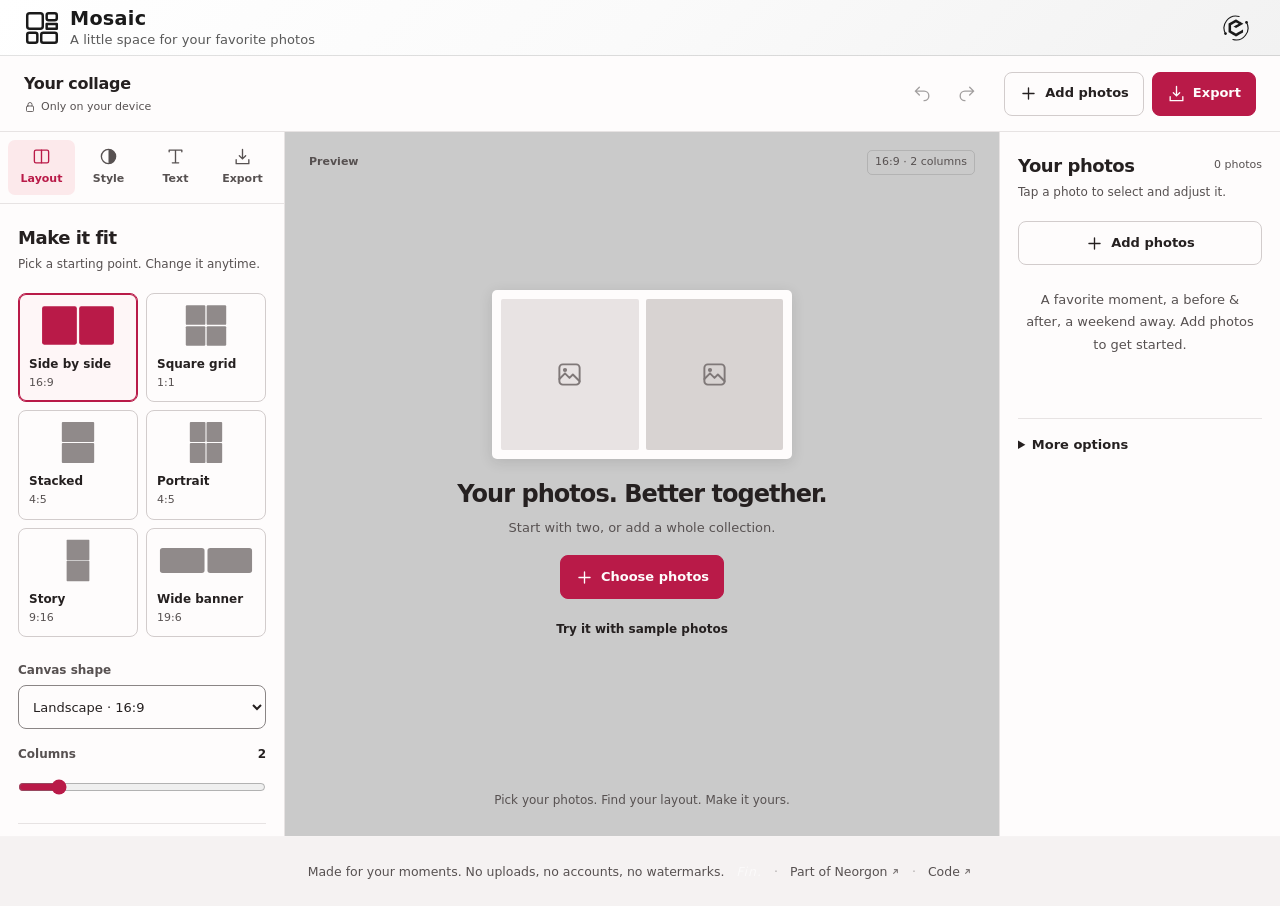
<file: index.html>
<!DOCTYPE html>
<html lang="en">
<head>
  <meta charset="UTF-8">
  <meta name="viewport" content="width=device-width, initial-scale=1.0, viewport-fit=cover">
  <link rel="icon" type="image/svg+xml" href="/favicon.svg">
  <link rel="icon" type="image/x-icon" href="/favicon.ico" sizes="16x16 32x32 48x48">
  <link rel="apple-touch-icon" sizes="180x180" href="/apple-touch-icon.png">
  <meta name="apple-mobile-web-app-title" content="Mosaic">
  <link rel="manifest" href="/site.webmanifest">
  <meta name="neo-mark" content="on">
  <title>Mosaic | Photo Collage Maker and Photo Editor</title>
  <meta name="description" content="Build photo collages and edit the photos inside them: erase backgrounds by hand, go black and white, change the layout without losing a thing">
  <meta property="og:title" content="Mosaic: Photo Collage Maker and Photo Editor">
  <meta property="og:description" content="Erase backgrounds by hand, go black and white, change the layout. Nothing leaves your browser">
  <meta property="og:type" content="website">
  <meta property="og:url" content="https://mosaic.neorgon.com/">
  <meta property="og:site_name" content="Neorgon">
  <meta name="twitter:card" content="summary_large_image">
  <meta name="twitter:title" content="Mosaic: Photo Collage Maker and Photo Editor">
  <meta name="twitter:description" content="Erase backgrounds by hand, go black and white, change the layout. Nothing leaves your browser">
  <meta name="robots" content="index, follow">
  <link rel="canonical" href="https://mosaic.neorgon.com/">
  <meta property="og:locale" content="en_US">
  <meta name="theme-color" content="#f5f4f4">
  <meta property="og:image" content="https://mosaic.neorgon.com/og-preview.jpg">
  <meta property="og:image:width" content="1200">
  <meta property="og:image:height" content="630">
  <meta name="twitter:image" content="https://mosaic.neorgon.com/og-preview.jpg">
  <!-- Fleet design tokens: canonical, do not redeclare locally (PROJECTS.md section 5) -->
  <link rel="stylesheet" href="https://cdn.neorgon.org/v1.0.0/styles/base.css">
  <link rel="stylesheet" href="css/style.css">
  <!-- Neorgon Header Kit (vendored; ?header=live swaps CSS to CDN). Keep after style.css. The kit owns the header. -->
  <script>(function(){var m=location.search.match(/[?&]theme=([\w-]+)/)||document.cookie.match(/(?:^|;\s*)neo_theme=([\w-]+)/);if(m&&m[1]!=='default')document.documentElement.dataset.theme=decodeURIComponent(m[1]);})();</script>
  <link rel="stylesheet" href="css/neorgon-header.css">
  <link rel="stylesheet" href="css/neorgon-themes.css">
  <link rel="stylesheet" href="https://cdn.neorgon.org/v1.0.0/header/season.css">
  <script defer src="js/neorgon-header.js"></script>
  <!-- Neorgon Footer Kit (vendored). Pins the footer to the viewport floor on short
       pages and builds the meta bar + back-to-top. See packages/neorgon-ui/footer/README.md.
       Optional stamps: <meta name="neo-repo"|"neo-version"|"neo-updated"> -->
  <meta name="neo-repo" content="energon-a-secas/mosaic-site">
  <link rel="stylesheet" href="css/neorgon-footer.css">
  <script defer src="js/neorgon-footer.js"></script>
  <script type="application/ld+json">
  {
    "@context": "https://schema.org",
    "@type": "WebApplication",
    "name": "Mosaic",
    "description": "Build photo collages and edit the photos inside them: erase backgrounds by hand, go black and white, change the layout without losing a thing",
    "url": "https://mosaic.neorgon.com/",
    "applicationCategory": "MultimediaApplication",
    "operatingSystem": "Any",
    "offers": { "@type": "Offer", "price": "0", "priceCurrency": "USD" },
    "author": { "@type": "Organization", "name": "Neorgon", "url": "https://neorgon.com/" }
  }
  </script>
</head>
<body data-season="off">

  <a class="skip-link" href="#main">Skip to content</a>

  <!-- Neorgon Header Kit contract (packages/neorgon-ui/header/README.md).
       data-header-mode: hub (glass) | content (sticky gradient) | app (slim, auto-hides on scroll).
       Pick content for learning/content sites, app for tool-dense sites. -->
  <header class="header-bar" data-header-mode="app" data-header-skin="custom">
    <div class="header-logo">
      <a href="./" class="header-title-link">
        <img src="https://cdn.neorgon.org/v1.0.0/energon-classic-logo.png" class="header-logo-img" alt="">
        <div class="header-title-wrap">
        <h1>Mosaic</h1>
        <div class="header-subtitle">A little space for your favorite photos</div>
      
        </div>
      </a>
    </div>

    <!-- .header-right owns margin-left:auto; home icon is always last. -->
    <div class="header-right">
      <!-- Action buttons (omit .header-actions entirely if the site has none).
           Mark the 1–2 primary controls with data-keep-mobile, everything else
           collapses into the ⋯ overflow menu at ≤700px (handled by neorgon-header.js).
      <div class="header-actions">
        <button class="btn btn--ghost btn--sm" id="someFeatureBtn" data-keep-mobile>Feature</button>
        <button class="btn btn--ghost btn--sm" id="secondaryBtn">Secondary</button>
      </div>
      -->

      <!-- Auth toggle (Pattern B/C sites): lives in .header-right, keeps data-keep-mobile.
      <button class="auth-toggle" id="authToggle" aria-label="Account" data-keep-mobile>
        <svg viewBox="0 0 24 24" width="22" height="22" fill="none" stroke="currentColor" stroke-width="1.5" stroke-linecap="round" stroke-linejoin="round" xmlns="http://www.w3.org/2000/svg" aria-hidden="true">
          <circle cx="12" cy="12" r="9"/>
          <circle cx="12" cy="10" r="3"/>
          <path d="M6 19c1.2-3 3.5-4 6-4s4.8 1 6 4"/>
        </svg>
      </button>
      -->

      <a class="header-home" href="https://neorgon.com/" title="neorgon.com" aria-label="Neorgon home">
        <svg class="nh-hub-icon" viewBox="0 0 24 24" fill="none" xmlns="http://www.w3.org/2000/svg" aria-hidden="true">
          <path d="M12 4.4 18.58 8.2 18.58 15.8 12 19.6 5.42 15.8 5.42 8.2Z" fill="currentColor" stroke="none"/>
          <g class="nh-orbit">
            <path d="M2.47 17.50 A11.0 11.0 0 0 1 14.85 1.37" fill="none" stroke="currentColor" stroke-width="1.05" stroke-linecap="round"/>
            <path d="M21.53 6.50 A11.0 11.0 0 0 1 9.15 22.63" fill="none" stroke="currentColor" stroke-width="1.05" stroke-linecap="round"/>
            <circle cx="21.71" cy="6.84" r="1.25" fill="currentColor"/>
            <circle cx="2.29" cy="17.16" r="1.25" fill="currentColor"/>
          </g>
        </svg>
      </a>
    </div>
  </header>

  <main id="main" aria-busy="true" inert>
    <input type="file" id="file" accept="image/*" multiple hidden>
    <input type="file" id="replacementFile" accept="image/*" hidden>
    <div class="workspace-toolbar">
      <div class="workspace-title"><h2>Your collage</h2><span class="privacy-note"><svg class="ui-icon" viewBox="0 0 24 24" fill="none" stroke="currentColor" stroke-width="1.7" stroke-linecap="round" stroke-linejoin="round" aria-hidden="true"><rect x="5" y="10" width="14" height="11" rx="2"/><path d="M8 10V7a4 4 0 0 1 8 0v3"/></svg>Only on your device</span></div>
      <div class="workspace-actions">
        <div class="history-actions" role="group" aria-label="Edit history">
          <button type="button" class="icon-button" data-act="undo" aria-label="Undo" title="Undo (Ctrl or ⌘ Z)" disabled><svg class="ui-icon" viewBox="0 0 24 24" fill="none" stroke="currentColor" stroke-width="1.7" stroke-linecap="round" stroke-linejoin="round" aria-hidden="true"><path d="m8 4-5 5 5 5M3 9h11a6 6 0 0 1 0 12"/></svg></button>
          <button type="button" class="icon-button" data-act="redo" aria-label="Redo" title="Redo (Ctrl or ⌘ Shift Z)" disabled><svg class="ui-icon" viewBox="0 0 24 24" fill="none" stroke="currentColor" stroke-width="1.7" stroke-linecap="round" stroke-linejoin="round" aria-hidden="true"><path d="m16 4 5 5-5 5M21 9H10a6 6 0 0 0 0 12"/></svg></button>
        </div>
        <button type="button" class="btn btn--secondary" data-act="add"><svg class="ui-icon" viewBox="0 0 24 24" fill="none" stroke="currentColor" stroke-width="1.7" stroke-linecap="round" stroke-linejoin="round" aria-hidden="true"><path d="M12 5v14M5 12h14"/></svg><span>Add photos</span></button>
        <button type="button" class="btn btn--primary" data-panel-target="export" aria-controls="panel-export"><svg class="ui-icon" viewBox="0 0 24 24" fill="none" stroke="currentColor" stroke-width="1.7" stroke-linecap="round" stroke-linejoin="round" aria-hidden="true"><path d="M12 3v12m-4-4 4 4 4-4M4 16v5h16v-5"/></svg><span>Export</span></button>
      </div>
      <p id="saveNotice" class="save-notice" role="status" hidden></p>
    </div>
    <section class="board" aria-label="Collage editor">
      <aside class="rail" id="rail" aria-label="Collage settings">
        <nav class="desktop-tools" aria-label="Collage tools"><button type="button" data-panel-target="layout" aria-controls="panel-layout" aria-pressed="true"><svg class="ui-icon" viewBox="0 0 24 24" fill="none" stroke="currentColor" stroke-width="1.7" stroke-linecap="round" stroke-linejoin="round" aria-hidden="true"><rect x="3" y="4" width="18" height="16" rx="2"/><path d="M12 4v16"/></svg><span>Layout</span></button><button type="button" data-panel-target="style" aria-controls="panel-style" aria-pressed="false"><svg class="ui-icon" viewBox="0 0 24 24" fill="none" stroke="currentColor" stroke-width="1.7" stroke-linecap="round" stroke-linejoin="round" aria-hidden="true"><circle cx="12" cy="12" r="9"/><path d="M12 3a9 9 0 0 1 0 18Z" fill="currentColor" stroke="none"/></svg><span>Style</span></button><button type="button" data-panel-target="photos" aria-controls="side" aria-pressed="false"><svg class="ui-icon" viewBox="0 0 24 24" fill="none" stroke="currentColor" stroke-width="1.7" stroke-linecap="round" stroke-linejoin="round" aria-hidden="true"><rect x="3" y="3" width="18" height="18" rx="3"/><circle cx="8" cy="8" r="1"/><path d="m3 16 5-5 4 4 3-3 6 6"/></svg><span>Photos</span></button><button type="button" data-panel-target="text" aria-controls="panel-text" aria-pressed="false"><svg class="ui-icon" viewBox="0 0 24 24" fill="none" stroke="currentColor" stroke-width="1.7" stroke-linecap="round" stroke-linejoin="round" aria-hidden="true"><path d="M4 6V4h16v2M12 4v16M8 20h8"/></svg><span>Text</span></button><button type="button" data-panel-target="export" aria-controls="panel-export" aria-pressed="false"><svg class="ui-icon" viewBox="0 0 24 24" fill="none" stroke="currentColor" stroke-width="1.7" stroke-linecap="round" stroke-linejoin="round" aria-hidden="true"><path d="M12 3v12m-4-4 4 4 4-4M4 16v5h16v-5"/></svg><span>Export</span></button></nav>
        <section class="tool-section" id="panel-layout" data-tool-panel="layout" aria-labelledby="layout-heading">
          <div class="panel-heading"><h2 id="layout-heading">Make it fit</h2><p>Pick a starting point. Change it anytime.</p></div>
          <div class="template-grid" data-templates role="group" aria-label="Canvas presets"></div>
          <div class="control-pair">
            <div><label class="lab" for="ratio">Canvas shape</label>
              <select id="ratio" data-param="ratio">
                <option value="16:9">Landscape · 16:9</option><option value="19:6">Banner · 19:6</option>
                <option value="1:1">Square · 1:1</option><option value="4:5">Portrait · 4:5</option>
                <option value="9:16">Story · 9:16</option><option value="3:2">Classic · 3:2</option>
              </select>
            </div>
            <div data-cols-row><label class="lab" for="cols">Columns <b data-cols-out>2</b></label>
              <input id="cols" type="range" min="1" max="8" step="1" data-param="cols">
            </div>
          </div>
          <details class="disclosure"><summary>More layouts <span>10 styles</span></summary>
            <div class="layout-grid" data-layout-options role="group" aria-label="Layout style"></div>
          </details>
          <button type="button" class="btn btn--secondary btn--block" data-act="shuffle">Shuffle photos</button>
          <p class="hint">Your photos and edits stay with you in every layout.</p>
        </section>
        <section class="tool-section" id="panel-style" data-tool-panel="style" aria-labelledby="style-heading" hidden>
          <div class="panel-heading"><h2 id="style-heading">Set the mood</h2><p>A finishing touch for your photos.</p></div>
          <div class="style-grid" data-styles role="group" aria-label="Canvas styles"></div>
          <label class="lab" for="gap">Space between photos <b data-echo="gap"></b></label>
          <input id="gap" type="range" min="0" max="48" step="1" data-param="gap">
          <label class="lab" for="pad">Outer margin <b data-echo="pad"></b></label>
          <input id="pad" type="range" min="0" max="60" step="1" data-param="pad">
          <label class="lab" for="radius">Rounded corners <b data-echo="radius"></b></label>
          <input id="radius" type="range" min="0" max="48" step="1" data-param="radius">
          <label class="lab" for="bg">Background colour</label><input id="bg" type="color" data-param="background">
          <details class="disclosure"><summary>Gradient &amp; borders</summary>
            <button type="button" class="chip" data-act="bgmode">Use a gradient</button>
            <div data-grad-row hidden>
              <label class="lab" for="bg2">Second colour</label><input id="bg2" type="color" data-param="bg2">
              <label class="lab" for="bgangle">Direction <b data-echo="bgangle"></b></label>
              <input id="bgangle" type="range" min="0" max="360" step="5" data-param="bgangle">
            </div>
            <label class="lab" for="border">Photo border <b data-echo="border"></b></label>
            <input id="border" type="range" min="0" max="30" step="1" data-param="border">
            <label class="lab" for="bordercolor">Border colour</label><input id="bordercolor" type="color" data-param="borderColor">
          </details>
          <button type="button" class="btn btn--secondary btn--block" data-act="allbw">All black &amp; white</button>
        </section>
        <section class="tool-section" id="panel-text" data-tool-panel="text" aria-labelledby="text-heading" hidden>
          <div class="panel-heading"><h2 id="text-heading">Say a little more</h2><p>Add a caption, a label, or the punchline.</p></div>
          <div class="chips"><button type="button" class="chip chip--primary" data-act="addtext">Add text</button><button type="button" class="chip" data-act="addbubble">Speech bubble</button></div>
          <details class="disclosure"><summary>Caption templates</summary><div class="chips" data-presets></div></details>
          <div class="caption-list" id="captionList" aria-label="Your captions"></div>
        <div id="textins" class="ins" hidden>
          <h2 class="grp-t">Caption</h2>
          <textarea id="otext" rows="2" data-o="text" aria-label="Caption text"></textarea>
          <div class="chips" data-ofonts></div>
          <label class="lab" for="ocolor">Fill</label>
          <input id="ocolor" type="color" data-o="color">
          <label class="lab" for="ostroke">Outline</label>
          <input id="ostroke" type="color" data-o="stroke">
          <label class="lab" for="ostrokew">Outline weight</label>
          <input id="ostrokew" type="range" min="0" max="0.25" step="0.005" data-o="strokeRatio">
          <label class="lab" for="orot">Rotate</label>
          <input id="orot" type="range" min="-45" max="45" step="1" data-o="rot">
          <label class="lab" for="osize">Box width</label>
          <input id="osize" type="range" min="0.15" max="1" step="0.01" data-o="w">
          <div class="chips">
            <button type="button" class="chip" data-o-toggle="upper">CAPS</button>
            <button type="button" class="chip" data-o-align="left">left</button>
            <button type="button" class="chip" data-o-align="center">centre</button>
            <button type="button" class="chip" data-o-align="right">right</button>
          </div>
          <div class="chips">
            <button type="button" class="chip" data-act="delovl">remove caption</button>
          </div>
          <p class="hint">Drag it on the canvas to move it.</p>
        </div>


        </section>
        <section class="tool-section" id="panel-export" data-tool-panel="export" aria-labelledby="export-heading" hidden>
          <div class="panel-heading"><h2 id="export-heading">Ready to share</h2><p>Your collage, without a watermark.</p></div>
          <fieldset class="export-options"><legend>File type</legend><div class="segmented">
            <button type="button" class="chip is-on" data-fmt="png" aria-pressed="true">PNG <small>Best quality</small></button>
            <button type="button" class="chip" data-fmt="jpeg" aria-pressed="false">JPEG <small>Smaller file</small></button>
          </div></fieldset>
          <label class="lab" for="exportSize">Image size</label>
          <select id="exportSize"><option value="800">Small · 800 px wide</option><option value="1600" selected>Standard · 1600 px wide</option><option value="3000">Large · 3000 px wide</option></select>
          <p class="export-dimensions" id="exportDimensions"></p>
          <button type="button" class="btn btn--primary btn--block" id="downloadCollage" disabled><svg class="ui-icon" viewBox="0 0 24 24" fill="none" stroke="currentColor" stroke-width="1.7" stroke-linecap="round" stroke-linejoin="round" aria-hidden="true"><path d="M12 3v12m-4-4 4 4 4-4M4 16v5h16v-5"/></svg><span>Download collage</span></button>
          <p class="hint" id="exportHint">Add photos to download your collage.</p>
          <details class="disclosure"><summary>Save photos separately</summary><p class="hint">Download each photo as a square thumbnail.</p><div class="chips"><button type="button" class="chip" data-thumbs="256">256 px</button><button type="button" class="chip" data-thumbs="512">512 px</button></div></details>
        </section>
      </aside>
      <div class="stage-wrap">
        <div class="stage-heading"><span>Preview</span><span class="canvas-badge" id="canvasBadge">16:9 · 2 columns</span></div>
        <div class="stage-box">
          <canvas id="stage" aria-label="Collage preview. Select a photo in the Photos panel to edit it."></canvas>
          <div id="empty" class="mosaic-empty">
            <div class="empty-frame" aria-hidden="true"><span><svg class="ui-icon" viewBox="0 0 24 24" fill="none" stroke="currentColor" stroke-width="1.7" stroke-linecap="round" stroke-linejoin="round" aria-hidden="true"><rect x="3" y="3" width="18" height="18" rx="3"/><circle cx="8" cy="8" r="1"/><path d="m3 16 5-5 4 4 3-3 6 6"/></svg></span><span><svg class="ui-icon" viewBox="0 0 24 24" fill="none" stroke="currentColor" stroke-width="1.7" stroke-linecap="round" stroke-linejoin="round" aria-hidden="true"><rect x="3" y="3" width="18" height="18" rx="3"/><circle cx="8" cy="8" r="1"/><path d="m3 16 5-5 4 4 3-3 6 6"/></svg></span></div>
            <h2>Your photos. Better together.</h2>
            <p>Start with two, or add a whole collection.</p>
            <button type="button" id="emptyChoose" class="btn btn--primary"><svg class="ui-icon" viewBox="0 0 24 24" fill="none" stroke="currentColor" stroke-width="1.7" stroke-linecap="round" stroke-linejoin="round" aria-hidden="true"><path d="M12 5v14M5 12h14"/></svg>Choose photos</button>
            <button type="button" class="text-button" data-demo="duo">Try it with sample photos</button>
          </div>
        </div>
        <div class="stage-bottom">
          <p class="stage-hint" id="stageHint">Pick your photos. Find your layout. Make it yours.</p>
          <div class="selection-actions" id="selectionActions" hidden>
            <span id="selectionName"></span>
            <button type="button" class="icon-button" data-photo-move="-1" aria-label="Move photo earlier"><svg class="ui-icon" viewBox="0 0 24 24" fill="none" stroke="currentColor" stroke-width="1.7" stroke-linecap="round" stroke-linejoin="round" aria-hidden="true"><path d="m14 6-6 6 6 6"/></svg></button>
            <button type="button" class="icon-button" data-photo-move="1" aria-label="Move photo later"><svg class="ui-icon" viewBox="0 0 24 24" fill="none" stroke="currentColor" stroke-width="1.7" stroke-linecap="round" stroke-linejoin="round" aria-hidden="true"><path d="m10 6 6 6-6 6"/></svg></button>
            <button type="button" class="chip" data-act="editselected">Adjust photo</button>
          </div>
        </div>
      </div>
      <aside class="side" id="side" aria-label="Photos and editing">
        <div class="panel-heading"><div class="side-title"><h2>Your photos</h2><span class="count" id="count">0 photos</span></div><p>Tap a photo to select and adjust it.</p></div>
        <button type="button" class="btn btn--secondary btn--block" data-act="add"><svg class="ui-icon" viewBox="0 0 24 24" fill="none" stroke="currentColor" stroke-width="1.7" stroke-linecap="round" stroke-linejoin="round" aria-hidden="true"><path d="M12 5v14M5 12h14"/></svg>Add photos</button>
        <p class="photos-empty" id="photosEmpty">A favorite moment, a before &amp; after, a weekend away. Add photos to get started.</p>
        <ul id="strip" class="strip" aria-label="Your photos"></ul>
        <div class="photo-order" id="photoOrder" hidden><span>Reorder selected photo</span><div class="chips"><button type="button" class="chip" data-photo-move="-1">Move earlier</button><button type="button" class="chip" data-photo-move="1">Move later</button></div></div>
        <div id="inspector" class="ins" hidden>
          <h2 class="grp-t" data-ins-name>Photo</h2>
          <div class="chips" style="margin:0 0 10px">
            <button type="button" class="chip chip--primary" data-act="editphoto">Open editor</button>
            <button type="button" class="chip" data-act="replace">Replace photo</button>
          </div>
          <fieldset class="photo-framing">
            <legend>Framing</legend>
            <div class="segmented">
              <button type="button" class="chip" data-fit="fill" aria-pressed="true">Fill frame</button>
              <button type="button" class="chip" data-fit="fit" aria-pressed="false">Fit photo</button>
            </div>
            <p class="hint" id="framingHint">Fills the frame; some edges may be cropped.</p>
          </fieldset>
          <p class="hint">Drag to reframe. Pinch or use the zoom slider to get closer.</p>
          <label class="lab" for="zoom">Zoom <b data-echo="zoom"></b></label>
          <input id="zoom" type="range" min="1" max="6" step="0.01" data-tf="zoom">
          <label class="lab" for="ox">Nudge across <b data-echo="ox"></b></label>
          <input id="ox" type="range" min="-1" max="1" step="0.01" data-tf="ox">
          <label class="lab" for="oy">Nudge down <b data-echo="oy"></b></label>
          <input id="oy" type="range" min="-1" max="1" step="0.01" data-tf="oy">
          <label class="lab" for="rot">Rotate <b data-echo="rot"></b></label>
          <input id="rot" type="range" min="-180" max="180" step="0.5" data-tf="rot">

          <div class="chips">
            <button type="button" class="chip" data-flip="h">Flip horizontal</button>
            <button type="button" class="chip" data-flip="v">Flip vertical</button>
            <button type="button" class="chip" data-act="reset">Reset photo</button>
          </div>
          <div class="chips">
            <button type="button" class="chip" data-act="hero" title="Make this a 2x2 block (H)">Make featured photo</button>
          </div>

          <details class="disclosure"><summary>Colour adjustments</summary>
          <label class="lab" for="bright">Brightness <b data-echo="bright"></b></label>
          <input id="bright" type="range" min="40" max="180" step="1" data-adj="bright">
          <label class="lab" for="contrast">Contrast <b data-echo="contrast"></b></label>
          <input id="contrast" type="range" min="40" max="200" step="1" data-adj="contrast">
          <label class="lab" for="sat">Saturation <b data-echo="sat"></b></label>
          <input id="sat" type="range" min="0" max="220" step="1" data-adj="sat">
          <label class="lab" for="temp">Warmth <b data-echo="temp"></b></label>
          <input id="temp" type="range" min="-100" max="100" step="1" data-adj="temp">

          <label class="lab">Filter</label>
          <div class="chips" data-filters></div>
          </details>
        </div>

        <details class="disclosure photo-extras"><summary>More options</summary>
          <button type="button" class="btn btn--secondary btn--block" data-act="clear">Remove all photos</button>
          <p class="hint">You can undo this while the page is open.</p>
          <h3 class="lab">Try a sample collage</h3><div class="chips"><button type="button" class="chip" data-demo="duo">Side by side</button><button type="button" class="chip" data-demo="postcards">Postcards</button><button type="button" class="chip" data-demo="heart">Heart</button><button type="button" class="chip" data-demo="meme">Meme</button><button type="button" class="chip" data-demo="gallery">Gallery</button></div>
        </details>
      </aside>
    </section>
    <nav class="mobile-tools" aria-label="Collage tools"><button type="button" data-panel-target="layout" aria-controls="panel-layout" aria-pressed="true"><svg class="ui-icon" viewBox="0 0 24 24" fill="none" stroke="currentColor" stroke-width="1.7" stroke-linecap="round" stroke-linejoin="round" aria-hidden="true"><rect x="3" y="4" width="18" height="16" rx="2"/><path d="M12 4v16"/></svg><span>Layout</span></button><button type="button" data-panel-target="style" aria-controls="panel-style" aria-pressed="false"><svg class="ui-icon" viewBox="0 0 24 24" fill="none" stroke="currentColor" stroke-width="1.7" stroke-linecap="round" stroke-linejoin="round" aria-hidden="true"><circle cx="12" cy="12" r="9"/><path d="M12 3a9 9 0 0 1 0 18Z" fill="currentColor" stroke="none"/></svg><span>Style</span></button><button type="button" data-panel-target="photos" aria-controls="side" aria-pressed="false"><svg class="ui-icon" viewBox="0 0 24 24" fill="none" stroke="currentColor" stroke-width="1.7" stroke-linecap="round" stroke-linejoin="round" aria-hidden="true"><rect x="3" y="3" width="18" height="18" rx="3"/><circle cx="8" cy="8" r="1"/><path d="m3 16 5-5 4 4 3-3 6 6"/></svg><span>Photos</span></button><button type="button" data-panel-target="text" aria-controls="panel-text" aria-pressed="false"><svg class="ui-icon" viewBox="0 0 24 24" fill="none" stroke="currentColor" stroke-width="1.7" stroke-linecap="round" stroke-linejoin="round" aria-hidden="true"><path d="M4 6V4h16v2M12 4v16M8 20h8"/></svg><span>Text</span></button><button type="button" data-panel-target="export" aria-controls="panel-export" aria-pressed="false"><svg class="ui-icon" viewBox="0 0 24 24" fill="none" stroke="currentColor" stroke-width="1.7" stroke-linecap="round" stroke-linejoin="round" aria-hidden="true"><path d="M12 3v12m-4-4 4 4 4-4M4 16v5h16v-5"/></svg><span>Export</span></button></nav>
    <div id="importStatus" class="import-status" role="status" aria-live="polite" hidden></div>

    <!-- Focus editor: full-screen, one photo. All pixel work is local canvas;
         nothing is uploaded anywhere. Wired by js/editor.js. -->
    <div id="editor" class="editor" role="dialog" aria-modal="true" aria-label="Photo editor" tabindex="-1" hidden>
      <div class="ed-top">
        <strong class="ed-name" data-ed-name></strong>
        <div class="ed-top-actions">
          <button type="button" class="chip" data-ed="undo" disabled>undo</button>
          <button type="button" class="chip" data-ed="redo" disabled>redo</button>
          <span class="ed-sep" aria-hidden="true"></span>
          <button type="button" class="chip" data-ed="zoomout" aria-label="Zoom out">&minus;</button>
          <span class="ed-zoom" data-ed-zoom>100%</span>
          <button type="button" class="chip" data-ed="zoomin" aria-label="Zoom in">+</button>
          <button type="button" class="chip" data-ed="zoomfit">fit</button>
        </div>
        <div class="ed-exit-actions">
          <button type="button" class="chip" data-ed="cancel">Cancel</button>
          <button type="button" class="chip chip--go" data-ed="done">Done</button>
        </div>
      </div>
      <div class="ed-body">
        <div class="ed-tools" role="toolbar" aria-label="Editing tools">
          <button type="button" data-ed-tool="erase" class="is-on" title="Erase background (E)" aria-label="Erase brush">
            <svg viewBox="0 0 24 24" fill="none" stroke="currentColor" stroke-width="1.8" stroke-linecap="round" stroke-linejoin="round" aria-hidden="true"><path d="M5 15 13 7a2 2 0 0 1 2.8 0l2.2 2.2a2 2 0 0 1 0 2.8l-8 8H8l-3-3a2 2 0 0 1 0-2.8Z"/><path d="m11 9 5 5"/><path d="M13 20h7"/></svg>
            <span>erase</span>
          </button>
          <button type="button" data-ed-tool="restore" title="Restore what you erased (R)" aria-label="Restore brush">
            <svg viewBox="0 0 24 24" fill="none" stroke="currentColor" stroke-width="1.8" stroke-linecap="round" stroke-linejoin="round" aria-hidden="true"><path d="M9 21c-3.2 0-5-1.8-5-5 3.2 0 5 1.8 5 5Z"/><path d="M9.7 14.6 18 6.2a1.9 1.9 0 0 1 2.7 2.7l-8.4 8.3"/><path d="m9.7 14.6 2.6 2.6"/></svg>
            <span>restore</span>
          </button>
          <button type="button" data-ed-tool="wand" title="Magic wand: remove the colour you click (W)" aria-label="Magic wand">
            <svg viewBox="0 0 24 24" fill="none" stroke="currentColor" stroke-width="1.8" stroke-linecap="round" stroke-linejoin="round" aria-hidden="true"><path d="m5 19 9.5-9.5"/><path d="M17.5 3.5v3M16 5h3"/><path d="M20 10v2M19 11h2"/><path d="M11.5 3.5v2M10.5 4.5h2"/></svg>
            <span>wand</span>
          </button>
          <button type="button" data-ed-tool="crop" title="Crop and straighten (C)" aria-label="Crop">
            <svg viewBox="0 0 24 24" fill="none" stroke="currentColor" stroke-width="1.8" stroke-linecap="round" stroke-linejoin="round" aria-hidden="true"><path d="M6 2v14a2 2 0 0 0 2 2h14"/><path d="M18 22V8a2 2 0 0 0-2-2H2"/></svg>
            <span>crop</span>
          </button>
          <button type="button" data-ed-tool="pan" title="Move around (V, or hold space)" aria-label="Pan">
            <svg viewBox="0 0 24 24" fill="none" stroke="currentColor" stroke-width="1.8" stroke-linecap="round" stroke-linejoin="round" aria-hidden="true"><path d="M12 4v16M4 12h16"/><path d="m9 7 3-3 3 3M9 17l3 3 3-3M7 9l-3 3 3 3M17 9l3 3-3 3"/></svg>
            <span>move</span>
          </button>
        </div>
        <div class="ed-viewport" id="edViewport">
          <canvas id="edCanvas" aria-label="Photo being edited"></canvas>
          <div class="ed-cursor" id="edCursor" hidden aria-hidden="true"></div>
        </div>
        <aside class="ed-panel" aria-label="Editor settings">
          <div class="grp">
            <h2 class="grp-t">Crop</h2>
            <p class="hint">Drag the corners to crop. Drag inside the frame to move it.
               Use the arrow keys for small adjustments.</p>
            <button type="button" class="btn btn--ghost" data-ed="uncrop">Reset crop</button>
          </div>
          <div class="grp">
            <h2 class="grp-t">Cutout</h2>
            <label class="lab" for="edBrush">Brush size <b data-echo="edBrush"></b></label>
            <input id="edBrush" type="range" min="6" max="300" step="1">
            <label class="lab" for="edSoft">Edge softness <b data-echo="edSoft"></b></label>
            <input id="edSoft" type="range" min="0" max="1" step="0.05">
            <label class="lab" for="edTol">Selection tolerance <b data-echo="edTol"></b></label>
            <input id="edTol" type="range" min="8" max="90" step="1">
            <div class="chips" style="margin-top:10px">
              <button type="button" class="chip" data-ed="auto">Auto detect</button>
              <button type="button" class="chip" data-ed="resetmask">Reset cutout</button>
            </div>
            <p class="hint">Erase paints the background away, restore brings it back, and the wand removes the colour you click. Checkerboard means transparent.</p>
          </div>
          <div class="grp">
            <h2 class="grp-t">Colour</h2>
            <div class="chips" data-ed-filters></div>
            <label class="lab" for="edBright">Brightness <b data-echo="edBright"></b></label>
            <input id="edBright" type="range" min="40" max="180" step="1" data-ed-adj="bright">
            <label class="lab" for="edContrast">Contrast <b data-echo="edContrast"></b></label>
            <input id="edContrast" type="range" min="40" max="200" step="1" data-ed-adj="contrast">
            <label class="lab" for="edSat">Saturation <b data-echo="edSat"></b></label>
            <input id="edSat" type="range" min="0" max="220" step="1" data-ed-adj="sat">
            <label class="lab" for="edTemp">Warmth <b data-echo="edTemp"></b></label>
            <input id="edTemp" type="range" min="-100" max="100" step="1" data-ed-adj="temp">
            <div class="chips" style="margin-top:10px">
              <button type="button" class="chip" data-ed="noadjust">Reset colour</button>
            </div>
            <p class="hint">mono is plain black &amp; white; noir adds contrast for a film look.</p>
          </div>
          <div class="grp">
            <h2 class="grp-t">Save this photo</h2>
            <div class="chips">
              <button type="button" class="chip chip--go" data-ed="savepng">PNG</button>
              <button type="button" class="chip" data-ed="savejpg">JPEG</button>
            </div>
            <p class="hint">PNG keeps transparency at full working resolution. JPEG flattens on white. Done applies the edit to the collage instead.</p>
          </div>
        </aside>
      </div>
    </div>
  </main>

  <footer class="neo-footer" data-footer-mode="minimal">
    Made for your moments. No uploads, no accounts, no watermarks.
  </footer>

  <script type="module" src="js/app.js"></script>
</body>
</html>
</file>
<file: css/style.css>
/* Mosaic is a photo workbench: light controls, a neutral canvas surround,
   and a restrained rose accent. The shared header/footer remain kit-owned. */
:root {
  color-scheme: light;
  --accent: oklch(0.51 0.19 12);
  --accent-bright: oklch(0.45 0.18 12);
  --s-page: oklch(0.963 0.003 20);
  --s-panel: oklch(0.993 0.002 20);
  --s-sunken: oklch(0.947 0.004 20);
  --s-surround: oklch(0.84 0 0);
  --b-hairline: oklch(0.92 0.004 20);
  --b-subtle: oklch(0.85 0.006 20);
  --b-control: oklch(0.62 0.006 20);
  --t-primary: oklch(0.25 0.008 20);
  --t-secondary: oklch(0.44 0.008 20);
  --bg: var(--s-page);
  --surface-1: var(--s-panel);
  --surface-2: var(--s-sunken);
  --text-primary: var(--t-primary);
  --text-secondary: var(--t-secondary);
  --text-muted: var(--t-secondary);
  --border: var(--b-subtle);
  --border-strong: var(--b-control);
  --border-subtle: var(--b-hairline);
  --ease-out: cubic-bezier(0.22, 1, 0.36, 1);
  --sh-artboard: 0 3px 14px rgb(25 24 24 / 12%);
  --z-modal: 400;
  --z-toast: 500;
}
*, *::before, *::after { box-sizing: border-box; }
[hidden] { display: none !important; }
html { min-height: 100%; }
body {
  margin: 0; min-height: 100dvh; display: flex; flex-direction: column;
  font-family: -apple-system, BlinkMacSystemFont, "Segoe UI", system-ui, sans-serif;
  font-size: 14px; line-height: 1.5; color: var(--t-primary); background: var(--s-page);
}
h1, h2, h3, p { margin: 0; }
button, input, select, textarea { font: inherit; }
button { -webkit-tap-highlight-color: transparent; cursor: pointer; touch-action: manipulation; }
button:disabled { opacity: .42; cursor: not-allowed; }
button, select, textarea, input { accent-color: var(--accent); }
:focus-visible { outline: 2px solid var(--accent); outline-offset: 3px; }
.ui-icon { width: 19px; height: 19px; flex-shrink: 0; }
.btn, .chip, .icon-button, .text-button {
  display: inline-flex; align-items: center; justify-content: center; gap: 7px;
  min-height: 44px; padding: 9px 14px; border: 1px solid var(--b-subtle);
  border-radius: 8px; color: var(--t-primary); background: var(--s-panel);
  font-size: .8125rem; line-height: 1.3; font-weight: 550; text-decoration: none;
  transition: background-color .18s var(--ease-out), border-color .18s var(--ease-out);
}
.btn:hover:not(:disabled), .chip:hover:not(:disabled), .icon-button:hover:not(:disabled) { background: var(--s-sunken); border-color: var(--b-control); }
.btn--primary, .chip--primary, .chip--go { background: var(--accent); border-color: var(--accent); color: var(--s-panel); }
.btn--primary:hover:not(:disabled), .chip--primary:hover:not(:disabled), .chip--go:hover:not(:disabled) { background: var(--accent-bright); border-color: var(--accent-bright); color: var(--s-panel); }
.btn--secondary, .btn--ghost { background: transparent; }
.btn--block { width: 100%; }
.btn--sm { padding: 8px 12px; }
.icon-button { width: 44px; padding: 0; flex-shrink: 0; background: transparent; border-color: transparent; }
.text-button { color: var(--accent); border: 0; background: transparent; padding: 8px; }
.text-button:hover { text-decoration: underline; text-underline-offset: 3px; }
.chips { display: flex; flex-wrap: wrap; gap: 6px; margin: 8px 0; }
.chip.is-on, .btn.is-on { background: oklch(0.95 0.021 12); color: var(--accent); border-color: var(--accent); }
.chip.is-armed { box-shadow: inset 0 0 0 1px var(--accent); color: var(--accent); }
.skip-link { position: fixed; top: -100px; left: 16px; z-index: 1000; padding: 12px; background: var(--s-panel); color: var(--accent); }
.skip-link:focus { top: 8px; }
#main { width: 100%; flex: 1; min-height: 0; padding: 0; }
.workspace-toolbar { min-height: 76px; display: flex; flex-wrap: wrap; align-items: center; justify-content: space-between; gap: 16px; padding: 12px 24px; background: var(--s-panel); border-bottom: 1px solid var(--b-hairline); }
.save-notice { flex-basis: 100%; margin: 0; font-size: .75rem; line-height: 1.5; color: var(--accent); }
.workspace-title h2 { font-size: 1rem; font-weight: 650; letter-spacing: -.02em; }
.privacy-note { display: flex; align-items: center; gap: 5px; color: var(--t-secondary); font-size: .6875rem; margin-top: 3px; }
.privacy-note .ui-icon { width: 12px; height: 12px; }
.workspace-actions, .history-actions { display: flex; align-items: center; gap: 8px; }
.history-actions { gap: 0; margin-right: 8px; }
.board {
  display: grid; grid-template-columns: 284px minmax(0, 1fr) 280px;
  grid-template-rows: minmax(0, 1fr); height: calc(100dvh - var(--workspace-top, 132px) - 64px);
  min-height: 500px; gap: 1px; background: var(--b-hairline);
}
.rail, .side { min-width: 0; min-height: 0; background: var(--s-panel); overflow-y: auto; overscroll-behavior: contain; }
.rail { display: flex; flex-direction: column; }
.side { padding: 22px 18px; }
.desktop-tools { display: flex; position: sticky; top: 0; z-index: 2; padding: 8px; background: var(--s-panel); border-bottom: 1px solid var(--b-hairline); }
.desktop-tools button, .mobile-tools button { display: flex; flex: 1; flex-direction: column; align-items: center; justify-content: center; gap: 5px; min-width: 0; min-height: 54px; padding: 7px 4px; border: 0; border-radius: 7px; background: transparent; color: var(--t-secondary); font-size: .6875rem; font-weight: 550; }
.desktop-tools button[data-panel-target="photos"] { display: none; }
.desktop-tools button[aria-pressed="true"], .mobile-tools button[aria-pressed="true"] { color: var(--accent); background: oklch(0.95 0.021 12); }
.desktop-tools button:hover, .mobile-tools button:hover { background: var(--s-sunken); }
.mobile-tools { display: none; }
.tool-section { padding: 22px 18px; }
.panel-heading { margin-bottom: 20px; }
.panel-heading h2 { font-size: 1.125rem; line-height: 1.3; font-weight: 650; letter-spacing: -.025em; }
.panel-heading p { font-size: .75rem; line-height: 1.5; color: var(--t-secondary); margin-top: 6px; }
.template-grid { display: grid; grid-template-columns: repeat(2, minmax(0, 1fr)); gap: 8px; }
.template-button { display: flex; flex-direction: column; align-items: flex-start; gap: 2px; min-width: 0; padding: 10px; border-radius: 8px; border: 1px solid var(--b-subtle); background: var(--s-panel); color: var(--t-primary); text-align: left; }
.template-button svg { width: 100%; height: 43px; margin-bottom: 6px; color: oklch(0.64 0.007 20); }
.template-button strong { font-size: .75rem; font-weight: 600; }
.template-button small { font-size: .6875rem; color: var(--t-secondary); }
.template-button:hover { border-color: var(--b-control); }
.template-button[aria-pressed="true"] { border-color: var(--accent); background: oklch(0.98 0.008 12); box-shadow: inset 0 0 0 1px var(--accent); }
.template-button[aria-pressed="true"] svg { color: var(--accent); }
.control-pair { display: grid; grid-template-columns: 1fr; gap: 0; margin: 8px 0; align-items: end; }
.lab { display: flex; align-items: center; justify-content: space-between; gap: 8px; font-size: .75rem; font-weight: 550; color: var(--t-secondary); margin: 16px 0 6px; }
.lab b { color: var(--t-primary); font-variant-numeric: tabular-nums; font-weight: 550; }
input[type="range"] { display: block; width: 100%; min-width: 0; height: 36px; margin: 0; }
input[type="color"] { width: 100%; height: 44px; border: 1px solid var(--b-subtle); border-radius: 8px; padding: 4px; background: var(--s-panel); cursor: pointer; }
input[type="color"]::-webkit-color-swatch-wrapper { padding: 0; }
input[type="color"]::-webkit-color-swatch { border: 0; border-radius: 4px; }
select, textarea { width: 100%; max-width: 100%; min-height: 44px; padding: 10px; border: 1px solid var(--b-subtle); border-radius: 8px; background: var(--s-panel); color: var(--t-primary); font-size: .8125rem; }
select, textarea, input[type="color"] { border-color: var(--b-control); }
textarea { resize: vertical; }
.hint { font-size: .75rem; line-height: 1.55; color: var(--t-secondary); margin: 10px 0; }
.disclosure { border-top: 1px solid var(--b-hairline); margin: 18px 0; padding-top: 4px; }
.disclosure summary { min-height: 44px; padding: 12px 0; cursor: pointer; font-size: .8125rem; font-weight: 600; }
.disclosure summary span { float: right; color: var(--t-secondary); font-size: .6875rem; font-weight: 400; }
.layout-grid { display: grid; grid-template-columns: repeat(3, minmax(0, 1fr)); gap: 6px; margin: 4px 0 12px; }
.layout-option { display: flex; flex-direction: column; gap: 5px; padding: 8px 4px; font-size: .6875rem; }
.layout-option svg { width: 48px; height: 32px; }
.style-grid { display: grid; grid-template-columns: repeat(2, minmax(0, 1fr)); gap: 8px; }
.chip--style { justify-content: flex-start; text-transform: capitalize; }
.swatch { width: 24px; height: 24px; border-radius: 5px; box-shadow: inset 0 0 0 1px rgb(25 24 24 / 15%); flex-shrink: 0; }
.stage-wrap { display: grid; grid-template-rows: auto minmax(0, 1fr) auto; min-width: 0; min-height: 0; padding: 18px 24px 12px; background: var(--s-surround); }
.stage-heading { display: flex; align-items: center; justify-content: space-between; gap: 8px; font-size: .6875rem; color: var(--t-secondary); }
.stage-heading > span:first-child { font-weight: 600; }
.canvas-badge { border: 1px solid rgb(25 24 24 / 13%); border-radius: 5px; padding: 3px 7px; font-variant-numeric: tabular-nums; }
.stage-box { position: relative; display: grid; place-items: center; min-width: 0; min-height: 0; width: 100%; height: 100%; overflow: hidden; }
#stage { display: block; max-width: 100%; touch-action: none; border-radius: 2px; box-shadow: var(--sh-artboard); }
.stage-wrap.is-empty #stage { visibility: hidden; }
.mosaic-empty { position: absolute; inset: 0; display: flex; flex-direction: column; align-items: center; justify-content: center; gap: 9px; text-align: center; padding: 18px; }
.mosaic-empty h2 { font-size: 1.5rem; line-height: 1.2; font-weight: 650; letter-spacing: -.04em; margin-top: 12px; }
.mosaic-empty p { font-size: .8125rem; color: var(--t-secondary); max-width: 36ch; }
.mosaic-empty .btn { margin-top: 9px; }
.mosaic-empty .text-button { font-size: .75rem; color: var(--t-primary); }
.empty-frame { width: min(300px, 75%); aspect-ratio: 16 / 9; display: grid; grid-template-columns: 1fr 1fr; gap: 7px; padding: 9px; background: var(--s-panel); border-radius: 5px; box-shadow: var(--sh-artboard); }
.empty-frame span { display: grid; place-items: center; background: oklch(0.92 0.006 20); color: oklch(0.58 0.008 20); border-radius: 2px; }
.empty-frame span:nth-child(2) { background: oklch(0.87 0.006 20); }
.empty-frame .ui-icon { width: 27px; height: 27px; }
.stage-bottom { display: grid; align-items: center; min-height: 56px; padding-top: 8px; }
.stage-hint { font-size: .75rem; color: var(--t-secondary); text-align: center; }
.selection-actions { display: flex; align-items: center; justify-content: center; gap: 4px; }
.selection-actions > span { max-width: 17ch; overflow: hidden; text-overflow: ellipsis; white-space: nowrap; font-size: .75rem; margin-right: auto; }
.selection-actions .chip { background: var(--s-panel); }
.side-title { display: flex; align-items: center; justify-content: space-between; gap: 8px; }
.count { font-size: .6875rem; color: var(--t-secondary); white-space: nowrap; }
.photos-empty { padding: 24px 8px; font-size: .8125rem; line-height: 1.7; text-align: center; color: var(--t-secondary); }
.strip { display: grid; grid-template-columns: repeat(2, minmax(0, 1fr)); list-style: none; padding: 0; margin: 14px 0; gap: 8px; }
.thumb { position: relative; min-width: 0; border: 2px solid transparent; border-radius: 8px; overflow: hidden; background: var(--s-sunken); }
.thumb.is-sel { border-color: var(--accent); }
.thumb:focus-within { outline: 2px solid var(--accent); outline-offset: 2px; }
.thumb-select { display: block; padding: 0; width: 100%; border: 0; color: var(--t-primary); background: var(--s-sunken); text-align: left; }
.thumb canvas { display: block; width: 100%; aspect-ratio: 1; }
.thumb-label { display: block; padding: 7px 8px; overflow: hidden; text-overflow: ellipsis; white-space: nowrap; font-size: .6875rem; }
.thumb-x { position: absolute; top: 0; right: 0; width: 44px; height: 44px; display: grid; place-items: center; border: 0; background: transparent; color: var(--s-panel); }
.thumb-x span { display: grid; place-items: center; width: 25px; height: 25px; border-radius: 50%; background: rgb(25 24 24 / 75%); font-size: 18px; line-height: 1; }
.thumb-cut { position: absolute; top: 7px; left: 7px; padding: 2px 5px; border-radius: 4px; background: var(--accent); color: var(--s-panel); font-size: .625rem; }
.photo-order > span { font-size: .75rem; color: var(--t-secondary); }
.photo-order .chip { flex: 1; padding: 9px 6px; font-size: .75rem; }
.ins { border-top: 1px solid var(--b-hairline); margin-top: 16px; padding-top: 18px; }
.grp { margin-bottom: 22px; }
.grp-t { font-size: .8125rem; font-weight: 650; margin: 0 0 10px; overflow-wrap: anywhere; }
.photo-extras { margin-top: 24px; }
.caption-list { display: flex; flex-direction: column; gap: 6px; margin-top: 18px; }
.caption-list button { justify-content: flex-start; text-align: left; overflow-wrap: anywhere; }
.export-options { margin: 0 0 18px; padding: 0; border: 0; }
.export-options legend { font-size: .75rem; color: var(--t-secondary); margin-bottom: 8px; }
.segmented { display: flex; gap: 8px; }
.segmented .chip { flex: 1; flex-direction: column; gap: 3px; padding: 12px; }
.segmented small { font-size: .6875rem; font-weight: 400; }
.photo-framing { min-width: 0; margin: 18px 0 0; padding: 0; border: 0; }
.photo-framing legend { margin-bottom: 8px; font-size: .75rem; font-weight: 550; color: var(--t-secondary); }
.photo-framing .segmented .chip { padding: 10px 8px; }
.export-dimensions { font-size: .75rem; color: var(--t-secondary); margin: 12px 0 20px; font-variant-numeric: tabular-nums; }
.toast { position: fixed; bottom: 24px; left: 50%; z-index: var(--z-toast); width: max-content; max-width: min(440px, calc(100vw - 32px)); padding: 12px 18px; border-radius: 10px; background: var(--t-primary); color: var(--s-panel); box-shadow: 0 4px 20px rgb(25 24 24 / 15%); font-size: .8125rem; line-height: 1.5; pointer-events: none; transform: translate(-50%, 8px); opacity: 0; transition: transform .18s var(--ease-out), opacity .18s var(--ease-out); }
.toast.visible { opacity: 1; transform: translate(-50%, 0); }
.import-status { position: fixed; top: 70px; left: 50%; transform: translateX(-50%); z-index: 300; padding: 12px 18px; background: var(--s-panel); border: 1px solid var(--b-subtle); border-radius: 10px; box-shadow: var(--sh-artboard); font-size: .8125rem; }
body.is-dropping .stage-wrap { outline: 3px dashed var(--accent); outline-offset: -8px; }

html:not([data-theme]) .header-bar[data-header-skin="custom"] {
  --header-bg-start: #FFFFFF;
  --header-bg-mid:   #FAFAFA;
  --header-bg-end:   #F2F2F2;
  --header-accent:   #1A1A1A;
  --header-text:     #1A1A1A;
  --header-text-dim: #595959;
  --header-icon-color: #1A1A1A;
  --header-border:        #E2E2E2;
  --header-border-strong: #D4D4D4;
  --header-control-border:#6E6E6E;
  --header-menu-bg:    #FFFFFF;
  --header-menu-hover: #EDEDED;
  --header-edge-from:  #E2E2E2;
  --header-edge-to:    #D4D4D4;
}


body.editor-open { overflow: hidden; }

.editor {
  position: fixed; inset: 0; z-index: var(--z-modal);
  display: flex; flex-direction: column; background: var(--s-page);
}
/* The dialog takes programmatic focus on open; a viewport-sized focus ring
   would say nothing useful. Controls inside keep their own rings. */
.editor:focus-visible { outline: none; }
.ed-top {
  display: grid; grid-template-columns: minmax(0, 1fr) auto auto; align-items: center; gap: 12px;
  padding: 10px 14px; background: var(--s-panel);
  border-bottom: 1px solid var(--b-subtle);
}
.ed-name {
  font-size: .85rem; max-width: 26ch;
  overflow: hidden; text-overflow: ellipsis; white-space: nowrap;
}
.ed-top-actions {
  display: flex; align-items: center; gap: 6px; flex-wrap: wrap; margin-left: auto;
}
.ed-exit-actions { display: flex; align-items: center; gap: 6px; }
.ed-zoom {
  font-size: .78rem; color: var(--text-muted); min-width: 44px; text-align: center;
  font-variant-numeric: tabular-nums;
}
.ed-sep { width: 1px; align-self: stretch; background: var(--b-subtle); margin: 0 4px; }

.ed-body { flex: 1; display: flex; min-height: 0; }

.ed-tools {
  display: flex; flex-direction: column; gap: 8px; padding: 12px 8px;
  background: var(--s-panel); border-right: 1px solid var(--b-subtle);
}
.ed-tools button {
  width: 48px; height: 48px;
  display: flex; flex-direction: column; align-items: center; justify-content: center;
  gap: 2px;
  border: 1px solid var(--border); border-radius: 8px;
  background: transparent; color: var(--text-primary); cursor: pointer;
  font: inherit;
}
.ed-tools button svg { width: 18px; height: 18px; }
.ed-tools button span { font-size: 9px; letter-spacing: .03em; }
.ed-tools button:hover { border-color: var(--accent); color: var(--accent); }
.ed-tools button.is-on { background: var(--t-primary); color: #fff; border-color: var(--t-primary); }

.ed-viewport {
  position: relative; flex: 1; overflow: hidden;
  touch-action: none; cursor: crosshair;
  /* Neutral checkerboard: transparency, in greys that bias no colour. */
  background-color: #c6c6c6;
  background-image:
    linear-gradient(45deg, #b2b2b2 25%, transparent 25%, transparent 75%, #b2b2b2 75%),
    linear-gradient(45deg, #b2b2b2 25%, transparent 25%, transparent 75%, #b2b2b2 75%);
  background-size: 20px 20px;
  background-position: 0 0, 10px 10px;
}
.ed-viewport[data-tool="pan"] { cursor: grab; }
.ed-viewport[data-tool="pan"]:active { cursor: grabbing; }

#edCanvas { position: absolute; left: 0; top: 0; transform-origin: 0 0; }

.ed-cursor {
  position: absolute; pointer-events: none; border-radius: 50%;
  transform: translate(-50%, -50%);
  border: 1.5px solid rgba(0, 0, 0, .85);
  outline: 1.5px solid rgba(255, 255, 255, .85);
}

.ed-panel {
  width: 280px; overflow-y: auto; padding: 16px;
  background: var(--s-panel); border-left: 1px solid var(--b-subtle);
}


/* ── Crop overlay ──────────────────────────────────────────────────────────
   The scrim is one huge box-shadow rather than four positioned divs, so the
   dimming and the frame edge cannot disagree about where the crop is. The
   photo INSIDE the frame is never tinted: PRODUCT.md's argument is that this
   tool asks you to judge photographs, so nothing may sit between the eye and
   the pixels being kept. */
.crop { position: absolute; inset: 0; pointer-events: none; }
.crop-frame {
  position: absolute; pointer-events: auto; cursor: move;
  box-shadow: 0 0 0 9999px rgba(24, 26, 30, .55);
  outline: 1px solid rgba(255, 255, 255, .95);
}
/* Rule of thirds from two gradients, so the guides cost no elements. */
.crop-frame::before {
  content: ''; position: absolute; inset: 0; pointer-events: none;
  background-image:
    linear-gradient(to right, rgba(255, 255, 255, .34) 1px, transparent 1px),
    linear-gradient(to bottom, rgba(255, 255, 255, .34) 1px, transparent 1px);
  background-size: 33.333% 100%, 100% 33.333%;
  background-position: 33.333% 0, 0 33.333%;
  background-repeat: repeat-x, repeat-y;
}
/* 24px hit target, 8px visual mark: WCAG 2.5.8 wants the target, the design
   wants the mark, and they do not have to be the same rectangle. */
.crop-h { position: absolute; width: 24px; height: 24px; pointer-events: auto; }
.crop-h::after {
  content: ''; position: absolute; inset: 8px; background: #fff; border-radius: 2px;
  box-shadow: 0 0 0 1px rgba(0, 0, 0, .45);
}
.crop-h[data-h="nw"] { left: -12px; top: -12px; cursor: nwse-resize; }
.crop-h[data-h="ne"] { right: -12px; top: -12px; cursor: nesw-resize; }
.crop-h[data-h="se"] { right: -12px; bottom: -12px; cursor: nwse-resize; }
.crop-h[data-h="sw"] { left: -12px; bottom: -12px; cursor: nesw-resize; }
.crop-h[data-h="n"]  { left: 50%; top: -12px; margin-left: -12px; cursor: ns-resize; }
.crop-h[data-h="s"]  { left: 50%; bottom: -12px; margin-left: -12px; cursor: ns-resize; }
.crop-h[data-h="w"]  { left: -12px; top: 50%; margin-top: -12px; cursor: ew-resize; }
.crop-h[data-h="e"]  { right: -12px; top: 50%; margin-top: -12px; cursor: ew-resize; }
.ed-viewport[data-tool="crop"] { cursor: default; }


/* Keep responsive rules last: the mobile workbench changes structure. */
@media (max-width: 1180px) and (min-width: 1025px) {
  .board { grid-template-columns: 252px minmax(0, 1fr) 224px; }
  .tool-section, .side { padding: 18px 14px; }
  .stage-wrap { padding: 16px 14px 10px; }
  .mosaic-empty h2 { font-size: 1.25rem; }
  .empty-frame { width: 85%; }
}
@media (max-width: 1024px) {
  .workspace-toolbar { min-height: 64px; padding: 10px 16px; }
  .workspace-title { display: none; }
  .workspace-actions { width: 100%; gap: 8px; flex-wrap: wrap; }
  .history-actions { margin-right: auto; }
  #main { padding-bottom: calc(76px + env(safe-area-inset-bottom)); }
  .board { display: flex; flex-direction: column; height: calc(100dvh - var(--workspace-top, 121px) - var(--workspace-nav-height, 76px)); min-height: 0; gap: 0; background: var(--s-panel); }
  .stage-wrap { order: -1; flex: 0 0 clamp(240px, 38dvh, 340px); padding: 10px 16px 6px; border-bottom: 1px solid var(--b-subtle); }
  .stage-bottom { min-height: 42px; padding-top: 2px; }
  .stage-hint { font-size: .6875rem; }
  .canvas-badge { padding: 2px 6px; }
  .mosaic-empty { padding: 4px; gap: 3px; }
  .mosaic-empty h2 { font-size: 1.125rem; margin-top: 5px; }
  .mosaic-empty p { font-size: .75rem; }
  .mosaic-empty .btn { margin-top: 7px; }
  .mosaic-empty .text-button { min-height: 36px; padding: 7px; font-size: .6875rem; }
  .empty-frame { width: 130px; height: 58px; aspect-ratio: auto; padding: 5px; gap: 4px; }
  .empty-frame .ui-icon { width: 20px; height: 20px; }
  .stage-wrap.is-empty .stage-bottom { display: none; }
  .stage-wrap.is-empty { grid-template-rows: auto minmax(0, 1fr); }
  .rail, .side { flex: 1; min-height: 0; overflow-y: auto; scroll-padding: 16px; }
  .rail:not([data-open]), .side:not([data-open]) { display: none; }
  .desktop-tools { display: none; }
  .tool-section, .side { padding: 18px 20px 28px; }
  .panel-heading { margin-bottom: 14px; }
  .panel-heading h2 { font-size: 1rem; }
  .template-grid { grid-template-columns: repeat(3, minmax(0, 1fr)); }
  .template-button { padding: 9px; }
  .template-button svg { height: 32px; margin-bottom: 4px; }
  .template-button strong { font-size: .75rem; }
  .template-button small { font-size: .6875rem; }
  .control-pair { grid-template-columns: 1.4fr 1fr; gap: 16px; }
  select, textarea { font-size: 16px; } /* avoids iOS zooming a form out of view */
  .style-grid { grid-template-columns: repeat(3, minmax(0, 1fr)); }
  .chip--style { padding: 8px; font-size: .75rem; }
  .swatch { width: 20px; height: 20px; }
  .strip { grid-template-columns: repeat(3, minmax(0, 1fr)); }
  .mobile-tools { position: fixed; left: 0; right: 0; bottom: 0; z-index: 100; display: flex; gap: 4px; padding: 8px 12px calc(8px + env(safe-area-inset-bottom)); background: var(--s-panel); border-top: 1px solid var(--b-subtle); }
  .mobile-tools button { min-height: 58px; font-size: .6875rem; }
  .toast { bottom: calc(90px + env(safe-area-inset-bottom)); }
  .selection-actions > span { max-width: 20ch; }
  .selection-actions .chip { padding: 8px 10px; }
  .ed-body { flex-direction: column; }
  .ed-top { grid-template-columns: minmax(0, 1fr) auto; padding: 8px 12px; gap: 4px; }
  .ed-name { grid-column: 1; grid-row: 1; width: 100%; max-width: 100%; font-size: .75rem; }
  .ed-exit-actions { grid-column: 2; grid-row: 1; }
  .ed-top-actions { grid-column: 1 / -1; grid-row: 2; width: 100%; margin: 0; gap: 4px; justify-content: center; }
  .ed-top-actions .chip { min-height: 40px; padding: 7px 10px; font-size: .75rem; }
  .ed-top-actions .ed-sep { display: none; }
  .ed-tools { flex-direction: row; justify-content: center; gap: 12px; padding: 6px; border-right: 0; border-bottom: 1px solid var(--b-subtle); }
  .ed-tools button { width: 48px; height: 44px; }
  .ed-tools button span { font-size: 10px; }
  .ed-viewport { min-height: 100px; flex: 1; }
  .ed-panel { width: auto; flex: 0 1 30dvh; min-height: 100px; border-left: 0; border-top: 1px solid var(--b-subtle); padding-bottom: calc(16px + env(safe-area-inset-bottom)); }
}
@media (max-width: 360px) {
  .workspace-toolbar { padding: 10px; }
  .workspace-actions { gap: 4px; }
  .workspace-actions .btn { padding: 9px 10px; }
  .workspace-actions > .btn .ui-icon { display: none; }
  .history-actions { margin-right: auto; }
  .tool-section, .side { padding: 16px 12px 24px; }
  .template-grid { gap: 6px; }
  .selection-actions > span { max-width: 10ch; }
  .ed-top-actions .chip { padding: 7px; }
  .ed-zoom { min-width: 32px; font-size: .6875rem; }
}
@media (max-width: 1024px) and (max-height: 650px) {
  .stage-wrap { flex-basis: 216px; }
  .empty-frame { display: none; }
}
@media (max-width: 1024px) and (orientation: landscape) and (max-height: 540px) {
  .board { display: grid; grid-template-columns: minmax(0, 1fr) minmax(280px, .8fr); }
  .stage-wrap { grid-column: 1; grid-row: 1; border: 0; }
  .rail, .side { grid-column: 2; grid-row: 1; }
}
@media (prefers-reduced-motion: reduce) {
  *, *::before, *::after { animation-duration: .01ms !important; transition: none !important; scroll-behavior: auto !important; }
}
</file>
<file: css/neorgon-header.css>
/* ══════════════════════════════════════════════════════════════
   Neorgon Header Kit — header.css
   Canonical source: packages/neorgon-ui/header/
   Vendored per site as css/neorgon-header.css — do not edit copies.
   Live CDN: https://cdn.neorgon.org/v1.0.0/header/header.css
   ══════════════════════════════════════════════════════════════ */

:root {
  /* Geometry */
  --header-h: 68px;
  --header-h-app: 56px;
  --header-control-h: 40px; /* every header control (buttons, ⋯, palette, home) shares this height */
  /* Logo height. A token, not a literal, so a site can make the mark carry more
     weight without forking the kit. Default 36px = the historical value, so
     nothing changes for a site that never sets it. The bar is 68px with no
     vertical padding, so ~52px is the practical ceiling before the mark starts
     to look wedged against the edges. */
  --header-logo-h: 36px;
  --header-logo-h-mobile: 28px;

  /* Palette — themes override these (see themes.css) */
  --header-bg-start: #B015B0;
  --header-bg-mid: #3D0080;
  --header-bg-end: #040714;
  /* Kept here for anything that references the composed gradient, but the
     authoritative copy is re-declared on .header-bar below — see the note
     there before changing either. */
  --header-bg: linear-gradient(in oklch 135deg, var(--header-bg-start) 0%, var(--header-bg-mid) 50%, var(--header-bg-end) 100%);
  --header-glass: rgba(0, 9, 18, .35);
  --header-text: #f9f9f9;
  --header-text-dim: rgba(255, 255, 255, .72);
  --header-border: rgba(255, 255, 255, .07);
  --header-border-strong: rgba(255, 255, 255, .22);
  --header-accent: #e879f9;
  --header-menu-bg: #10142a;
  --header-menu-hover: rgba(255, 255, 255, .08);

  /* Focus ring — near-white with a whisper of the brand hue so it never
     reads as a stray browser default. 5.77:1 (bright end) to 17.98:1
     (dark end) against the bar, 16.54:1 on the menu. Themes may override. */
  --header-focus: oklch(0.97 0.02 320);
  --header-focus-w: 2px;

  /* Icon sizing. Two tokens: a filled glyph reads heavier than a stroked
     one in the same box, so the solid home icon is set smaller to match
     optically. */
  --header-icon: 22px;        /* stroked glyphs (palette) */
  --header-icon-solid: 20px;  /* filled glyphs (home) */

  /* ease-out-quart: fast start, long settle, no overshoot. */
  --header-ease: cubic-bezier(.22, 1, .36, 1);
  --header-ease-in: cubic-bezier(.55, 0, 1, .45);
}

/* Colour judgements about the DEFAULT gradient specifically. Scoped to
   html:not([data-theme]) because themes.css sets these per theme at the
   same specificity as :root — a :root override here would silently
   overwrite all five palettes. Every consumer below pairs them with a
   var() fallback to the theme's own token. */
html:not([data-theme]) {
  /* --header-border-strong (.22) measures 1.91-1.95:1 on the bar, below
     the 3:1 WCAG 1.4.11 needs for a control boundary. .42 gives 3.73-4.02:1. */
  --header-control-border: rgba(255, 255, 255, .42);

  /* --header-bg-end (#040714) is identical to the standard page
     background, so a flat hairline measures 1.14:1 on the right half.
     The bar's luminance swings 43x left-to-right, so the edge ramps too. */
  --header-edge-from: rgba(255, 255, 255, .10);
  --header-edge-to: rgba(255, 255, 255, .34);

  /* .72 measures 4.14:1 at the start of the subtitle span — below AA.
     Split from the icon colour, which only needs 3:1 as non-text. */
  --header-text-dim: rgba(255, 255, 255, .82);
  --header-icon-color: rgba(255, 255, 255, .78);
}

/* ══════════════════════════════════════════════════════════════
   SKINS — site-level identity, opt-in per site
   ────────────────────────────────────────────────────────────
   A skin replaces the default magenta gradient for ONE site whose
   own palette clashes with it. Set it in the site's markup:

     <header class="header-bar" data-header-mode="content"
             data-header-skin="brass">

   This is NOT the theme system. Precedence, by design:

     visitor choice (?theme= / cookie)  >  season (CDN)  >  skin  >  kit default

   A site that should sit out every season keeps its skin with
   `<html lang="en" data-season="off">` — see season.css. That declines
   the fleet's decoration only; a visitor's ?theme= still wins.

   Named skins below are the reusable ones. For a one-off palette no
   other site would share, use `data-header-skin="custom"` and declare
   the tokens in the site's own CSS — contract at the end of this block.

   Two cascade facts make that ordering work, and both are easy to
   get wrong:

   1. A declaration ON .header-bar beats a value INHERITED from
      <html>, whatever the specificity. Visitor themes declare on
      <html>, so every skin is scoped `html:not([data-theme])` —
      the moment a visitor picks a theme, all skins stop matching.
   2. Season rules in season.css carry a matching
      `[data-header-skin]` selector one step more specific than the
      skin rules below, so an armed season still flips skinned
      sites. Do not raise the specificity here without raising it
      there too, or skinned sites will silently sit out the season.

   3. The Footer Kit's pieces (.neo-footer, and .neo-top and .neo-modal,
      which it appends to <body>) and the Beacon link sit outside
      .header-bar, so a skin declared only on the bar never reaches
      their focus rings and borders (queue #156). Every skin rule
      therefore names them too, behind `:has()` on <html>. That item is
      wrapped in `:is()` because :is() forgives a selector it cannot
      parse: a browser without :has() drops that one item, not the
      whole rule and with it the header's own skin. `:where()` inside
      :has() keeps it at (0,2,1), under an armed season's (0,3,2)
      pieces rule in season.css. The footer and beacon resolve the
      tokens on those pieces; see "Header-derived tokens" in footer.css.

   Each skin also sets --header-focus, a near-white in its own hue, so
   the header's focus rings and the Beacon's stop being the default's
   pink on a skinned site.

   Each skin re-tunes the edge ramp and control border for its own
   surface — those defaults are calibrated to the magenta gradient
   and are wrong on a black bar.
   ══════════════════════════════════════════════════════════════ */

/* ink — near-black neutral. The default choice for a site whose
   palette the magenta gradient fights. */
html:not([data-theme]) .header-bar[data-header-skin="ink"],
:is(html:not([data-theme]):has(:where(.header-bar[data-header-skin="ink"])) :is(.neo-footer, .neo-top, .neo-modal, .neo-beacon-link)) {
  --header-focus: oklch(0.97 0.01 255);
  --header-bg-start: #14161c;
  --header-bg-mid: #0b0d12;
  --header-bg-end: #050609;
  --header-glass: rgba(10, 12, 16, .55);
  --header-accent: #cbd5e1;
  --header-text: #f4f4f5;
  --header-text-dim: rgba(255, 255, 255, .78);
  --header-icon-color: rgba(255, 255, 255, .74);
  --header-border: rgba(255, 255, 255, .09);
  --header-border-strong: rgba(255, 255, 255, .24);
  --header-control-border: rgba(255, 255, 255, .44);
  --header-menu-bg: #14161c;
  --header-menu-hover: rgba(255, 255, 255, .09);
  /* A near-black bar sits close to the page in luminance at BOTH ends,
     so the edge has to be brighter than the gradient's ramp. */
  --header-edge-from: rgba(255, 255, 255, .26);
  --header-edge-to: rgba(255, 255, 255, .26);
}

/* carbon — flat true black, no gradient. The most restrained option;
   the hairline does all the separating. */
html:not([data-theme]) .header-bar[data-header-skin="carbon"],
:is(html:not([data-theme]):has(:where(.header-bar[data-header-skin="carbon"])) :is(.neo-footer, .neo-top, .neo-modal, .neo-beacon-link)) {
  --header-focus: oklch(0.97 0 0);
  --header-bg-start: #08080a;
  --header-bg-mid: #08080a;
  --header-bg-end: #08080a;
  --header-glass: rgba(0, 0, 0, .6);
  --header-accent: #e5e5e5;
  --header-text: #fafafa;
  --header-text-dim: rgba(255, 255, 255, .76);
  --header-icon-color: rgba(255, 255, 255, .72);
  --header-border: rgba(255, 255, 255, .12);
  --header-border-strong: rgba(255, 255, 255, .26);
  --header-control-border: rgba(255, 255, 255, .46);
  --header-menu-bg: #101012;
  --header-menu-hover: rgba(255, 255, 255, .1);
  --header-edge-from: rgba(255, 255, 255, .3);
  --header-edge-to: rgba(255, 255, 255, .3);
}

/* brass — warm dark, tuned to incident-runbook's #b8935f / #d8b280
   accents and its #040714 page background. */
html:not([data-theme]) .header-bar[data-header-skin="brass"],
:is(html:not([data-theme]):has(:where(.header-bar[data-header-skin="brass"])) :is(.neo-footer, .neo-top, .neo-modal, .neo-beacon-link)) {
  --header-focus: oklch(0.97 0.02 75);
  --header-bg-start: #2a2114;
  --header-bg-mid: #16120c;
  --header-bg-end: #040714;
  --header-glass: rgba(22, 18, 12, .5);
  --header-accent: #d8b280;
  --header-text: #f7f3ea;
  --header-text-dim: rgba(247, 243, 234, .8);
  --header-icon-color: rgba(216, 178, 128, .86);
  --header-border: rgba(216, 178, 128, .2);
  --header-border-strong: rgba(216, 178, 128, .38);
  --header-control-border: rgba(216, 178, 128, .55);
  --header-menu-bg: #17130d;
  --header-menu-hover: rgba(216, 178, 128, .14);
  --header-edge-from: rgba(216, 178, 128, .22);
  --header-edge-to: rgba(216, 178, 128, .34);
}

/* slate — cool blue-grey. Neutral without going fully black. */
html:not([data-theme]) .header-bar[data-header-skin="slate"],
:is(html:not([data-theme]):has(:where(.header-bar[data-header-skin="slate"])) :is(.neo-footer, .neo-top, .neo-modal, .neo-beacon-link)) {
  --header-focus: oklch(0.97 0.02 230);
  --header-bg-start: #33415a;
  --header-bg-mid: #1e293b;
  --header-bg-end: #0b1120;
  --header-glass: rgba(15, 23, 42, .5);
  --header-accent: #7dd3fc;
  --header-text: #f1f5f9;
  --header-text-dim: rgba(241, 245, 249, .8);
  --header-icon-color: rgba(226, 232, 240, .78);
  --header-border: rgba(148, 163, 184, .2);
  --header-border-strong: rgba(148, 163, 184, .36);
  --header-control-border: rgba(203, 213, 225, .5);
  --header-menu-bg: #16202f;
  --header-menu-hover: rgba(148, 163, 184, .16);
  --header-edge-from: rgba(148, 163, 184, .18);
  --header-edge-to: rgba(148, 163, 184, .34);
}

/* aurora — deep teal into cyan. For data/monitoring surfaces. */
html:not([data-theme]) .header-bar[data-header-skin="aurora"],
:is(html:not([data-theme]):has(:where(.header-bar[data-header-skin="aurora"])) :is(.neo-footer, .neo-top, .neo-modal, .neo-beacon-link)) {
  --header-focus: oklch(0.97 0.02 205);
  --header-bg-start: #0e7490;
  --header-bg-mid: #0a3d4d;
  --header-bg-end: #040714;
  --header-glass: rgba(8, 51, 68, .5);
  --header-accent: #67e8f9;
  --header-text: #ecfeff;
  --header-text-dim: rgba(236, 254, 255, .82);
  --header-icon-color: rgba(165, 243, 252, .82);
  --header-border: rgba(103, 232, 249, .2);
  --header-border-strong: rgba(103, 232, 249, .36);
  --header-control-border: rgba(165, 243, 252, .5);
  --header-menu-bg: #07222c;
  --header-menu-hover: rgba(103, 232, 249, .14);
  --header-edge-from: rgba(103, 232, 249, .2);
  --header-edge-to: rgba(103, 232, 249, .32);
}

/* ember — warm amber into rust. For alert/ops surfaces that want
   warmth without reading as the danger theme. */
html:not([data-theme]) .header-bar[data-header-skin="ember"],
:is(html:not([data-theme]):has(:where(.header-bar[data-header-skin="ember"])) :is(.neo-footer, .neo-top, .neo-modal, .neo-beacon-link)) {
  --header-focus: oklch(0.97 0.02 85);
  --header-bg-start: #9a3412;
  --header-bg-mid: #4a1608;
  --header-bg-end: #040714;
  --header-glass: rgba(74, 22, 8, .5);
  --header-accent: #fbbf24;
  --header-text: #fff7ed;
  --header-text-dim: rgba(255, 247, 237, .82);
  --header-icon-color: rgba(253, 230, 138, .84);
  --header-border: rgba(251, 191, 36, .2);
  --header-border-strong: rgba(251, 191, 36, .36);
  --header-control-border: rgba(253, 230, 138, .5);
  --header-menu-bg: #23120a;
  --header-menu-hover: rgba(251, 191, 36, .14);
  --header-edge-from: rgba(251, 191, 36, .2);
  --header-edge-to: rgba(251, 191, 36, .32);
}

/* jade — clinical emerald. Tuned to headpain-site's #059669 / #10b981
   accents on its #040714 page. For calm medical/health surfaces where
   both the magenta default and ember's warning-warmth read wrong. */
html:not([data-theme]) .header-bar[data-header-skin="jade"],
:is(html:not([data-theme]):has(:where(.header-bar[data-header-skin="jade"])) :is(.neo-footer, .neo-top, .neo-modal, .neo-beacon-link)) {
  --header-focus: oklch(0.97 0.02 165);
  --header-bg-start: #065f46;
  --header-bg-mid: #043b2c;
  --header-bg-end: #040714;
  --header-glass: rgba(4, 59, 44, .5);
  --header-accent: #6ee7b7;
  --header-text: #ecfdf5;
  --header-text-dim: rgba(236, 253, 245, .82);
  --header-icon-color: rgba(167, 243, 208, .84);
  --header-border: rgba(110, 231, 183, .2);
  --header-border-strong: rgba(110, 231, 183, .36);
  --header-control-border: rgba(167, 243, 208, .5);
  --header-menu-bg: #08251c;
  --header-menu-hover: rgba(110, 231, 183, .14);
  --header-edge-from: rgba(110, 231, 183, .2);
  --header-edge-to: rgba(110, 231, 183, .32);
}

/* ── custom — a site-authored skin ────────────────────────────────
   For a one-off palette that no named skin fits and that no other
   site would reuse. The kit deliberately ships NO tokens for this
   value: the site supplies them, and the kit stays out of the way.

     <header class="header-bar" data-header-skin="custom">

   In the site's own css/style.css, copy this selector EXACTLY — the
   scoping and the specificity are the whole contract:

     html:not([data-theme]) .header-bar[data-header-skin="custom"],
     html:not([data-theme]) :is(.neo-footer, .neo-top, .neo-modal, .neo-beacon-link) {
       --header-focus: …;
       --header-bg-start: …;  --header-bg-mid: …;  --header-bg-end: …;
       --header-accent: …;    --header-text: …;    --header-text-dim: …;
       --header-icon-color: …; --header-border: …; --header-border-strong: …;
       --header-control-border: …; --header-menu-bg: …; --header-menu-hover: …;
       --header-edge-from: …; --header-edge-to: …;
     }

   Why that exact selector, and nothing shorter:
     · `html:not([data-theme])` makes the skin collapse the instant a
       visitor picks a theme. Drop it and the site ignores ?theme=.
     · `[data-header-skin="custom"]` puts it at (0,3,1) — above the
       kit default, below an armed season's (0,4,2) skin variant. A
       bare `.header-bar { --header-bg-start: … }` is only (0,1,0)
       and the kit's own defaults would beat it.
     · The second line hands the same tokens to the Footer Kit's
       pieces and the Beacon link, which sit outside the bar. Without
       it the footer's focus rings stay the kit's magenta (queue #156).
       It is (0,2,1), below an armed season's (0,3,2) pieces rule, so
       a season still re-skins the footer. A site that only skins a
       page with no footer can leave it out.
   Set only the three gradient stops if that is all that clashes; the
   bar re-composes --header-bg from them (see .header-bar below).
   Only the three stops + accent are usually enough — but re-tune the
   edge ramp too if the bar is much darker or lighter than the default
   magenta, which those values are calibrated against. */

/* ── Bar ─────────────────────────────────────────────────────── */
.header-bar {
  position: sticky;
  top: 0;
  z-index: var(--z-sticky-header, 200);
  display: flex;
  align-items: center;
  gap: var(--space-3, 12px);
  height: var(--header-h);
  padding: 0 var(--space-6, 24px);
  /* Re-composed HERE, not only at :root. A custom property's var()
     references resolve on the element where that property is declared, so a
     --header-bg built at :root bakes in :root's start/mid/end and ignores any
     override made further down the tree. Declaring it on .header-bar means
     skins (and any site override on the bar) only need to set the three
     stops. Themes still work: they set the stops on <html>, which inherits
     down to here before this resolves. */
  --header-bg: linear-gradient(in oklch 135deg, var(--header-bg-start) 0%, var(--header-bg-mid) 50%, var(--header-bg-end) 100%);
  background: var(--header-bg);
  border-bottom: 1px solid var(--header-border);
  color: var(--header-text);
  --header-h-cur: var(--header-h);
}

/* Bottom edge as a ramp, not a flat hairline (see --header-edge-*).
   Degrades to the theme's flat --header-border where unsupported or
   where a theme defines no ramp of its own. */
html:not([data-theme]) .header-bar {
  border-image: linear-gradient(
    to right,
    var(--header-edge-from, rgba(255, 255, 255, .10)),
    var(--header-edge-to, rgba(255, 255, 255, .34))
  ) 1;
}
/* Hub is a floating glass plate, not a band welded to the page — the
   ramp would read as a seam. */
html:not([data-theme]) .header-bar[data-header-mode="hub"] {
  border-image: none;
  border-bottom-color: var(--header-border);
}

/* Mode: hub — transparent cozy glass, no gradient */
.header-bar[data-header-mode="hub"] {
  background: var(--header-glass);
  backdrop-filter: blur(12px);
  -webkit-backdrop-filter: blur(12px);
}

/* Mode: app — slim, auto-hides on scroll down (JS toggles .header-hidden) */
.header-bar[data-header-mode="app"] {
  height: var(--header-h-app);
  --header-h-cur: var(--header-h-app);
}

/* Auto-hide. `app` mode has it by definition; every other mode opts in with
   data-header-autohide="on" and keeps its own height and background. */
.header-bar[data-header-mode="app"],
.header-bar[data-header-autohide="on"] {
  transition: transform .26s var(--header-ease, ease);
}
/* Leaving accelerates away; returning decelerates in. Same budget. */
.header-bar[data-header-mode="app"].header-hidden,
.header-bar[data-header-autohide="on"].header-hidden {
  transform: translateY(-100%);
  transition-duration: .2s;
  transition-timing-function: var(--header-ease-in, ease);
}
/* Keyboard focus entering a hidden bar reveals it: focus must never sit
   on an off-screen control (WCAG 2.4.7, and 2.2's 2.4.11). header.js
   drops the class on focusin so the next scroll decision agrees with
   what is painted; this rule covers the frame in between. */
.header-bar.header-hidden:focus-within { transform: none; }

/* ── Logo block ──────────────────────────────────────────────── */
.header-logo {
  display: flex;
  align-items: center;
  gap: 10px;
  flex-shrink: 0;
  min-width: 0;
}
.header-logo-img {
  height: var(--header-logo-h, 36px);
  width: auto;
  flex-shrink: 0;
  display: block;
  transition: transform .28s var(--header-ease, ease);
}
/* The raster fallback still needs forcing white; the injected vector must not
   be filtered, because it already inherits the header's own text colour and
   inverting it would undo exactly the thing it was swapped in to fix. */
img.header-logo-img { filter: brightness(0) invert(1); }
svg.header-logo-mark { color: var(--header-text); fill: currentColor; width: auto; }
/* A site that ships its own mark gets it as a mask over currentColor, so the
   glyph follows the header's text colour exactly as the inline svg does. An
   <img> could not: it paints its own pixels and ignores the cascade. */
.header-logo-own {
  /* Width tracks height rather than restating the token: .header-logo-img
     already sets height, and it drops to --header-logo-h-mobile under 700px.
     Pinning width to the desktop value gave a 36x28 box on a phone. */
  aspect-ratio: 1;
  width: auto;
  /* Declared, not inherited. `background: currentColor` resolves against
     whatever the ancestor set, and the logo is always inside an <a>: on a site
     whose logo anchor carries no class, that ancestor is an unstyled link and
     currentColor is the UA's #0000EE. The mark then paints link-blue, silently,
     because nothing in the page is wrong enough to throw. Every fleet site
     happens to wrap the logo in .header-title-link (which the kit gives
     color: inherit), so this only surfaced when ops-console adopted the kit
     with a bare <a>. Stating the colour here makes the mask independent of the
     markup around it, which is the contract the rest of the kit already keeps. */
  color: var(--header-text);
  background: currentColor;
  /* The image itself is set inline by header.js, derived from the manifest
     link, because a fleet site is served at its domain root and a kit showcase
     is not. Only the parts that do not vary live here. */
  -webkit-mask-position: center; mask-position: center;
  -webkit-mask-size: contain;    mask-size: contain;
  -webkit-mask-repeat: no-repeat; mask-repeat: no-repeat;
}
.header-logo-img:hover,
.header-title-link:hover .header-logo-img { transform: scale(1.06) rotate(-4deg); }

/* min-height also fixes a target-size failure: at <=700px the subtitle is
   hidden and this link collapses to 22px, under the 24px WCAG 2.5.8
   minimum. The parent centres it, so it grows symmetrically — no shift. */
.header-title-link {
  text-decoration: none;
  color: inherit;
  min-width: 0;
  display: flex;
  flex-direction: column;
  justify-content: center;
  min-height: var(--header-control-h);
}
/* Current contract: mark + name are ONE anchor to the site's own home
   (the img rides inside .header-title-link with alt=""), so the link's
   accessible name is the title text and the logo stops being a second,
   differently-behaved link. Scoped with :has() so the retired two-anchor
   markup keeps rendering unchanged wherever it still exists. */
.header-title-link:has(> .header-logo-img, > picture) {
  flex-direction: row;
  align-items: center;
  gap: 10px;
}
.header-title-wrap {
  display: flex;
  flex-direction: column;
  justify-content: center;
  min-width: 0;
}
/* The one visible cue that the name is a control: the title warms to the
   accent on hover. Kept subtle; the cursor and the logo tilt do the rest. */
.header-logo h1 { transition: color .2s var(--header-ease, ease); }
.header-title-link:hover h1 { color: var(--header-accent); }
/* rem, not em: a shared component must not rescale because a site set its
   own body font-size. 1.2rem == 19.2px == today's rendered size.

   `margin: 0` for the same reason, and it is load-bearing: the UA gives h1
   `.67em 0`, which at this size is 12.86px above and below. The kit never
   reset it, so the title block came out 67px inside app mode's fixed 56px
   bar — the title rode high and the subtitle hung out of the header into the
   page. It looked fine on most sites only because they link the CDN
   `styles/base.css`, whose `*` reset zeroed it for us; the sites that don't
   (headpain, autopilot, references-api in app mode) showed the real geometry. */
.header-logo h1 {
  margin: 0;
  font-size: 1.2rem;
  font-weight: 600;
  line-height: 1.2;
  letter-spacing: .015em;
  color: var(--header-text);
  white-space: nowrap;
}
/* All four sides declared, so a site that authors the subtitle as a <p>
   rather than a <div> does not reintroduce the same UA margin. */
.header-subtitle {
  font-size: .8125rem;
  line-height: 1.25;
  color: var(--header-text-dim);
  font-weight: 500;
  margin: 2px 0 0;
  letter-spacing: .005em;
  white-space: nowrap;
}

/* Epigraph: the animating half of a bilingual subtitle. The glyph churn is
   decoration, so it is aria-hidden and .neo-epi-sr carries the real sentence
   for assistive tech. Both live inside .header-subtitle, which keeps the
   existing nowrap and mobile-hide behaviour unchanged. */
.neo-epi { font-variant-ligatures: none; }
.neo-epi-sr {
  position: absolute;
  width: 1px; height: 1px;
  margin: -1px; padding: 0; border: 0;
  overflow: hidden;
  clip-path: inset(50%);
  white-space: nowrap;
}

/* ── Right cluster: actions + theme toggle + home ────────────── */
.header-right {
  margin-left: auto;
  display: flex;
  align-items: center;
  gap: var(--space-2, 8px);
  min-width: 0;
}

.header-actions {
  display: flex;
  align-items: center;
  gap: var(--space-2, 8px);
  position: relative; /* overflow .header-menu anchors here */
  min-width: 0;
}
.header-actions .btn,
.header-actions .nav-link {
  white-space: nowrap;
  flex-shrink: 0;
}
/* Uniform control row: direct action children match the icon buttons'
   height so Share / ⋯ / palette / home read as one correlative strip.
   (Direct-child only — items moved into the ⋯ menu keep menu styling.) */
.header-actions > .btn,
.header-actions > .nav-link,
.header-actions > button,
.header-actions > a {
  height: var(--header-control-h);
  min-height: 0; /* neutralize site-level control minimums (e.g. --control-height) */
  box-sizing: border-box;
  display: inline-flex;
  align-items: center;
}

/* Same guarantee one level down, for the kit's own grouping idiom.
   header.js already knows .header-btn-group as a unit that travels into the ⋯
   menu whole; the geometry rule above did not, so a grouped button kept its
   own height and the row went ragged — pathfinder shipped 37px Fit/Clear
   buttons flanked by 40px icon controls. Scoped to a group still sitting in
   the bar: once the ⋯ menu adopts it the selector stops matching and menu
   styling takes over, which is the same boundary the direct-child rule draws.
   Deliberately NOT `> div > *` — battlecard's .bc-menu-wrap holds dropdown
   items that are not bar controls and must not be stretched to 40px. */
.header-actions > .header-btn-group > .btn,
.header-actions > .header-btn-group > .nav-link,
.header-actions > .header-btn-group > button,
.header-actions > .header-btn-group > a {
  height: var(--header-control-h);
  min-height: 0;
  box-sizing: border-box;
  display: inline-flex;
  align-items: center;
}

/* Appearance fallback for action buttons.
   The kit enforces geometry on .header-actions children but never styled
   them, so a site that uses the canonical .btn / .nav-link classes without
   defining them renders a raw browser button inside the header
   (incident-runbook hit exactly this). Wrapped in :where() so the whole
   rule has ZERO specificity — every site's own .btn/.nav-link styling
   still wins, and this only shows through where nothing else applies. */
:where(.header-actions) > :where(.btn, .nav-link, button, a) {
  padding: 0 12px;
  border: 1px solid var(--header-border-strong);
  border-radius: 6px;
  background: transparent;
  color: var(--header-text);
  font: inherit;
  font-size: .875rem;
  font-weight: 500;
  line-height: 1;
  text-decoration: none;
  cursor: pointer;
  transition: background .2s var(--header-ease, ease),
              border-color .2s var(--header-ease, ease);
}
:where(.header-actions) > :where(.btn, .nav-link, button, a):hover {
  background: var(--header-menu-hover);
  border-color: var(--header-control-border, var(--header-border-strong));
}

/* An icon-only control has no label to pad around, and the fallback above
   assumes there is one. Its 12px side padding lands inside a border-box
   control the site already sized square, leaving 40 - 24 - 2 = 14px of
   content — and an SVG is a flex item that will shrink into it. neorgon-site's
   GitHub mark rendered 14x26 and hiring-pack's 10x24 before this rule.

   Specificity note, because it is not what the :where() wrapper suggests:
   :has() is NOT zero-specificity — it takes the specificity of its most
   specific argument, so `svg:only-child` puts this selector at (0,1,1), the
   same weight as the `.header-actions > a` geometry rule above and ABOVE a
   site's single-class `.header-link { width: 36px }`. That is deliberate and
   matches the contract: the uniform control row is kit-owned, and a site that
   truly needs different geometry sets --header-control-h rather than
   restyling the control. hiring-pack declared 36px and now renders 40px. */
:where(.header-actions) > :where(.btn, .nav-link, button, a):has(> svg:only-child) {
  padding: 0;
  width: var(--header-control-h);
  justify-content: center;
}

/* …and the fallback's border does not belong on one either. .header-home is
   an unboxed glyph, so a site that styles neither ends up with a boxed icon
   sitting next to an unboxed one in the same row (hiring-pack shipped exactly
   that pair). Geometry above is kit-owned at (0,1,1); appearance is not — the
   extra :where() flattens this to zero specificity, so pathfinder and
   cartograph, whose icon buttons are deliberately boxed to match the text
   buttons beside them, keep their border on a single class. */
:where(.header-actions > :where(.btn, .nav-link, button, a):has(> svg:only-child)),
:where(.header-actions > :where(.btn, .nav-link, button, a):has(> svg:only-child)):hover {
  border-color: transparent;
}

/* Belt and braces for the same failure: whatever padding a site declares, an
   icon inside a header control is never the thing that gives way. Carries real
   specificity on purpose — a squeezed icon is always a bug, never a choice. */
.header-actions > .btn > svg,
.header-actions > .nav-link > svg,
.header-actions > button > svg,
.header-actions > a > svg {
  flex: none;
}

/* ── Theme toggle ────────────────────────────────────────────── */
.header-theme { position: relative; display: flex; }
.header-theme-toggle {
  display: inline-flex;
  align-items: center;
  justify-content: center;
  width: var(--header-control-h);
  height: var(--header-control-h);
  padding: 0;
  border: 1px solid var(--header-control-border, var(--header-border-strong));
  border-radius: 6px;
  background: transparent;
  color: var(--header-icon-color, var(--header-text-dim));
  cursor: pointer;
  transition: color .2s, border-color .2s, background .2s;
}
.header-theme-toggle:hover,
.header-theme-toggle[aria-expanded="true"] {
  color: var(--header-text);
  border-color: var(--header-border-strong);
  background: var(--header-menu-hover);
}
.header-theme-toggle svg {
  width: var(--header-icon, 22px);
  height: var(--header-icon, 22px);
  display: block;
}
[data-theme]:not([data-theme=""]) .header-theme-toggle { color: var(--header-accent); }

/* ── Home icon ───────────────────────────────────────────────── */
.header-home {
  display: flex;
  align-items: center;
  justify-content: center;
  width: var(--header-control-h);
  height: var(--header-control-h);
  box-sizing: border-box;
  padding: 0;
  border-radius: 6px;
  /* Full strength, not --header-icon-color. The dim was meant as hierarchy and
     did not read as one: .header-source carries no colour rule at all, so it
     inherits the header's own #f9f9f9, and the home control sitting beside it
     at 78% looked like a misconfiguration rather than a decision. The other
     user of that token is the bordered theme toggle, which has a border to
     carry its own weight; this one does not. */
  color: var(--header-text);
  text-decoration: none;
  flex-shrink: 0;
  transition: color .18s var(--header-ease, ease),
              background .18s var(--header-ease, ease);
}
/* --header-accent is the pink on the default palette and the skin's own accent
   everywhere else, so the highlight stays on-brand without hardcoding magenta
   into a control that ships to seven skins. */
.header-home:hover,
.header-home:focus-visible { color: var(--header-accent); background: var(--header-menu-hover); }
.header-home svg {
  width: var(--header-icon-solid, 20px);
  height: var(--header-icon-solid, 20px);
  display: block;
}

/* ── Hub glyph: the Energon mark at the centre of a galaxy ───────
   .header-home is the one header link to neorgon.com, tooltip
   "neorgon.com". The page stamps a placeholder SVG (markup contract
   in the README) and upgradeHome() replaces it on init with the mark
   at scale(0.72) inside a <g class="nh-orbit"> of two arcs and two
   dots. Idle the whole thing is still; on hover or keyboard focus the
   orbit group turns as one rigid body while the mark stays upright,
   because a rotating letterform is unreadable.
   Stroked glyph, so it sizes with --header-icon, not the solid token. */
.header-home svg.nh-hub-icon {
  /* Deliberately larger than --header-icon: the galaxy's arms occupy the outer
     ring, so at 22px the MARK fell to 14px against 18px for the neighbouring
     control. 26px puts it back at 18px, measured, while the arms still land
     inside the 40px box. */
  width: var(--header-hub-icon, 26px);
  height: var(--header-hub-icon, 26px);
}
.header-home .nh-orbit {
  transform-origin: 12px 12px; /* viewBox centre, for the legacy planet markup */
}
.header-home:hover .nh-orbit,
.header-home:focus-visible .nh-orbit {
  animation: nh-orbit-lap 1.4s linear infinite;
}
@keyframes nh-orbit-lap { to { transform: rotate(360deg); } }

/* The galaxy turns as one rigid body on hover, so a plain rotate does it.
   This replaced an offset-path satellite on an inclined ellipse: that needed a
   front/back pair kept in sync and a semi-major axis capped so the dot did not
   clip the viewBox, and none of it is needed once the arms sit outside the
   mark instead of crossing it. */

/* ── Overflow toggle (⋯) — injected by header.js ─────────────── */
.header-overflow { position: relative; display: flex; }
.header-overflow[hidden] { display: none; }
.header-overflow-toggle {
  display: inline-flex;
  align-items: center;
  justify-content: center;
  min-width: var(--header-control-h);
  height: var(--header-control-h);
  box-sizing: border-box;
  padding: 0 10px;
  border: 1px solid var(--header-control-border, var(--header-border-strong));
  border-radius: 6px;
  background: transparent;
  color: var(--header-text);
  font-size: 1rem;
  font-weight: 700;
  letter-spacing: 1px;
  cursor: pointer;
  transition: background .2s;
}
.header-overflow-toggle:hover,
.header-overflow-toggle[aria-expanded="true"] { background: var(--header-menu-hover); }

/* Shared press feedback — these three controls are kit-owned, so the kit
   owns their states (sites style their own .btn). */
.header-overflow-toggle:active,
.header-theme-toggle:active,
.header-home:active {
  background: var(--header-menu-hover);
  transform: translateY(.5px);
}

/* ── Dropdown menu (overflow + theme + Export▾ groups) ─────────
   Rules: parent gets position:relative; one open at a time; Esc /
   outside click closes; arrow keys navigate (all handled by header.js) */
.header-menu {
  position: absolute;
  /* Anchored to the BAR's bottom edge, not the button's. A 40px control
     centred in a 68px bar put the old panel 10.5px inside the bar. */
  top: calc(100% + (var(--header-h-cur, 68px) - var(--header-control-h)) / 2 + 8px);
  right: 0;
  min-width: 180px;
  max-height: min(60vh, 320px);
  overflow-y: auto;
  margin: 0;
  padding: 6px;
  list-style: none;
  background: var(--header-menu-bg);
  border: 1px solid var(--header-border-strong);
  border-radius: 12px;
  /* Contact / mid / ambient + inner top highlight, so the panel lands
     instead of floating. */
  box-shadow:
    0 1px 2px rgba(0, 0, 0, .45),
    0 8px 16px -6px rgba(0, 0, 0, .5),
    0 24px 48px -16px rgba(0, 0, 0, .65),
    inset 0 1px 0 rgba(255, 255, 255, .06);
  transform-origin: top right;
  display: none;
  z-index: 1;
}
.header-menu.open {
  display: block;
  animation: neo-menu-in .14s var(--header-ease, ease) both;
}
@keyframes neo-menu-in {
  from { opacity: 0; transform: translateY(-6px) scale(.98); }
  to   { opacity: 1; transform: none; }
}

.header-menu .btn,
.header-menu .nav-link,
.header-menu button,
.header-menu a {
  display: flex;
  align-items: center;
  /* text-align does nothing to a flex item; without this the site's own
     .btn { justify-content: center } wins and every row centres itself. */
  justify-content: flex-start;
  gap: 10px;
  width: 100%;
  min-height: 44px;
  padding: 0 12px;
  border: none;
  border-radius: 8px;
  background: none;
  color: var(--header-text);
  font: inherit;
  font-size: .875rem;
  font-weight: 500;
  text-align: left;
  text-decoration: none;
  white-space: nowrap;
  cursor: pointer;
}
.header-menu .btn:hover,
.header-menu .nav-link:hover,
.header-menu button:hover,
.header-menu a:hover {
  background: var(--header-menu-hover);
}

/* ── Focus visibility ─────────────────────────────────────────
   Every focusable header control gets a real ring. outline costs no
   layout and creates no stacking context, so app-mode transform is
   unaffected. Longhand lists (no :is()) for universal support. */
.header-logo a:focus-visible,
.header-title-link:focus-visible,
.header-actions > a:focus-visible,
.header-actions > button:focus-visible,
.header-actions > .btn:focus-visible,
.header-actions > .nav-link:focus-visible,
.header-overflow-toggle:focus-visible,
.header-theme-toggle:focus-visible,
.header-home:focus-visible {
  outline: var(--header-focus-w) solid var(--header-focus);
  outline-offset: 2px;
}
/* Drawn inside the item so it never collides with the menu's padding or
   scroll edge. Covers menuitemradio/checkbox, which the old rule missed. */
.header-menu .btn:focus-visible,
.header-menu .nav-link:focus-visible,
.header-menu button:focus-visible,
.header-menu a:focus-visible,
.header-menu [role="menuitem"]:focus-visible,
.header-menu [role="menuitemradio"]:focus-visible,
.header-menu [role="menuitemcheckbox"]:focus-visible {
  outline: var(--header-focus-w) solid var(--header-focus);
  outline-offset: -2px;
  background: var(--header-menu-hover);
}
.header-menu .badge,
.header-menu [data-badge] { margin-left: auto; }

/* Grouped controls (.header-btn-group divs / navs) moved into the ⋯ menu
   render as stacked rows; group chrome (borders, padding, flex) is stripped. */
.header-menu > div,
.header-menu > nav {
  display: block;
  border: none;
  margin: 0;
  padding: 0;
}
.header-menu > div + div,
.header-menu > nav + nav {
  border-top: 1px solid var(--header-border);
  margin-top: 4px;
  padding-top: 4px;
}
.header-menu > div button,
.header-menu > div a,
.header-menu > nav button,
.header-menu > nav a {
  width: 100%;
  margin: 0;
}

/* Theme menu specifics */
.header-theme-menu .theme-swatch {
  width: 14px;
  height: 14px;
  border-radius: 50%;
  flex-shrink: 0;
  border: 1px solid rgba(255, 255, 255, .25);
}
.header-theme-menu [aria-checked="true"]::after {
  content: "✓";
  margin-left: auto;
  color: var(--header-accent);
}

/* ── Mobile (≤700px): shrink, hide subtitle, JS moves non-kept
   action buttons into the ⋯ overflow menu ────────────────────── */
@media (max-width: 700px) {
  :root {
    --header-control-h: 36px;
    --header-icon: 20px;
    --header-icon-solid: 18px;
  }
  .header-bar { padding: 0 var(--space-4, 16px); gap: var(--space-2, 8px); }
  .header-subtitle { display: none; }
  .header-logo h1 { font-size: 1rem; }
  .header-logo-img { height: var(--header-logo-h-mobile, 28px); }
  .header-right { gap: 6px; }
  /* A 180px panel pinned to the right of a 375px viewport wastes width. */
  .header-menu {
    min-width: min(260px, calc(100vw - 32px));
    max-width: calc(100vw - 32px);
  }
}

/* ── Reduced motion ──────────────────────────────────────────── */
@media (prefers-reduced-motion: reduce) {
  .header-bar[data-header-mode="app"],
  .header-bar[data-header-mode="app"].header-hidden,
  .header-bar[data-header-autohide="on"],
  .header-bar[data-header-autohide="on"].header-hidden { transition: none; }
  .header-logo-img { transition: none; }
  .header-logo-img:hover,
  .header-title-link:hover .header-logo-img { transform: none; }
  .header-home:hover .nh-orbit,
  .header-home:focus-visible .nh-orbit { animation: none; }
  .header-menu.open { animation: none; }
  .header-overflow-toggle:active,
  .header-theme-toggle:active,
  .header-home:active { transform: none; }
}

/* ── Forced colors (Windows High Contrast) ────────────────────
   The bar's hierarchy is carried entirely by translucent whites, which
   all collapse to one system colour. Give the structural edges system
   tokens so the header doesn't become one undifferentiated block. */
@media (forced-colors: active) {
  .header-bar {
    border-image: none;
    border-bottom: 1px solid CanvasText;
  }
  .header-overflow-toggle,
  .header-theme-toggle { border-color: ButtonBorder; }
  .header-menu { border: 1px solid CanvasText; }
  .header-logo a:focus-visible,
  .header-title-link:focus-visible,
  .header-actions > a:focus-visible,
  .header-actions > button:focus-visible,
  .header-actions > .btn:focus-visible,
  .header-actions > .nav-link:focus-visible,
  .header-overflow-toggle:focus-visible,
  .header-theme-toggle:focus-visible,
  .header-home:focus-visible,
  .header-menu button:focus-visible,
  .header-menu a:focus-visible { outline-color: Highlight; }
}
</file>
<file: css/neorgon-themes.css>
/* ══════════════════════════════════════════════════════════════
   Neorgon Header Kit — themes.css
   Theme = token overrides + a contained decorative layer, applied
   via <html data-theme="…">. Themes are HEADER-SCOPED on purpose:
   page backgrounds and effects stay site-owned. To add a theme:
   one block here + one entry in the THEMES array in header.js.
   ══════════════════════════════════════════════════════════════ */

/* default — magenta nebula. No block needed; :root defaults in
   header.css ARE the default theme. Attribute is removed when
   default is active. */


/* ══ FX ENGINE ═════════════════════════════════════════════════
   Every decorated theme paints into .header-bar::before / ::after.
   Four rules make that safe, and they are load-bearing:

   1. NEVER overflow:hidden on .header-bar. The ⋯ overflow menu and
      the auth panel are absolutely-positioned descendants that hang
      BELOW the bar; clipping would eat them. Instead the layer is
      an inset:0 box and the effect is its *background* — a
      background paints only inside its own box, so it is
      self-bounding with no clipping required.
   2. z-index:-1 puts the layer above the bar's own background but
      below every in-flow child (logo, actions, home). Per CSS
      painting order, negative-z children draw at step 2, in-flow
      content at steps 3-6. Text stays crisp, hit targets untouched.
   3. isolation:isolate guarantees .header-bar is the stacking
      context that -1 resolves against (it already is one via
      position:sticky + z-index, so this is a belt-and-braces no-op).
   4. Animate background-position / opacity ONLY. A transform on the
      layer would move the box itself and escape the unclipped bar.
      Loops are seamless because every travel distance is an integer
      multiple of its tile size.

   Layers are inert to a11y: empty content, pointer-events:none, no
   text, no emoji — nothing for a screen reader to announce.
   ═════════════════════════════════════════════════════════════ */

[data-theme] .header-bar { isolation: isolate; }

[data-theme] .header-bar::before,
[data-theme] .header-bar::after {
  content: "";
  position: absolute;
  inset: 0;
  z-index: -1;
  pointer-events: none;
}


/* ── CHRISTMAS — layered snowfall, a tree in the gutter, hearth glow ── */
[data-theme="christmas"] {
  --header-bg-start: #7f1d1d;
  --header-bg-mid: #14532d;
  --header-bg-end: #052e16;
  --header-glass: rgba(5, 46, 22, .45);
  --header-accent: #fbbf24;
  --header-focus: oklch(0.97 0.02 85);  /* near-white in the theme's hue: header and Beacon focus rings */
  --header-border: rgba(251, 191, 36, .25);
  --header-border-strong: rgba(251, 191, 36, .45);
  --header-text: #fefce8;
  --header-text-dim: rgba(254, 252, 232, .65);
  --header-menu-bg: #14210f;
  --header-menu-hover: rgba(251, 191, 36, .12);

  /* One irregular 6-flake tile, reused at three scales. Scaling the
     tile scales the flakes, so size + speed carry the parallax. */
  --neo-flakes: url("data:image/svg+xml,%3Csvg xmlns='http://www.w3.org/2000/svg' viewBox='0 0 120 120'%3E%3Cg fill='%23fff'%3E%3Ccircle cx='17' cy='11' r='1.7'/%3E%3Ccircle cx='64' cy='29' r='1.1' opacity='.6'/%3E%3Ccircle cx='98' cy='58' r='1.5' opacity='.85'/%3E%3Ccircle cx='33' cy='76' r='1' opacity='.5'/%3E%3Ccircle cx='79' cy='101' r='1.9'/%3E%3Ccircle cx='8' cy='47' r='.9' opacity='.45'/%3E%3C/g%3E%3C/svg%3E");
  --neo-tree: url("data:image/svg+xml,%3Csvg xmlns='http://www.w3.org/2000/svg' viewBox='0 0 26 30'%3E%3Crect x='11' y='24' width='4' height='6' fill='%23713f12'/%3E%3Cpath d='M13 3 6 14h14zM13 10 3 22h20zM13 17 1 29h24z' fill='%2316a34a'/%3E%3Ccircle cx='13' cy='2.6' r='2.2' fill='%23fbbf24'/%3E%3Ccircle cx='9' cy='19' r='1' fill='%23fca5a5'/%3E%3Ccircle cx='17' cy='25' r='1' fill='%23fde68a'/%3E%3C/svg%3E");
}
[data-theme="christmas"] .header-bar::before {
  background-image: var(--neo-flakes), var(--neo-flakes), var(--neo-flakes);
  background-size: 210px 210px, 132px 132px, 84px 84px;
  background-position: 0 0, 0 0, 0 0;
  animation: neo-snow 14s linear infinite;
}
[data-theme="christmas"] .header-bar::after {
  background-image: var(--neo-tree),
    radial-gradient(170px 80px at 5% 112%, rgba(251, 191, 36, .26), transparent 72%);
  background-size: 20px 23px, 100% 100%;
  background-position: 2px 100%, 0 0;
  background-repeat: no-repeat;
  animation: neo-glow 4.5s ease-in-out infinite alternate;
}


/* ── NEW YEAR — rising sparks under a volley of bursts ── */
[data-theme="new-year"] {
  --header-bg-start: #1e1b4b;
  --header-bg-mid: #4c1d95;
  --header-bg-end: #020617;
  --header-glass: rgba(30, 27, 75, .45);
  --header-accent: #fcd34d;
  --header-focus: oklch(0.97 0.02 90);
  --header-border: rgba(252, 211, 77, .24);
  --header-border-strong: rgba(252, 211, 77, .45);
  --header-text: #f5f3ff;
  --header-text-dim: rgba(237, 233, 254, .68);
  --header-menu-bg: #150f2e;
  --header-menu-hover: rgba(252, 211, 77, .12);

  --neo-spark: url("data:image/svg+xml,%3Csvg xmlns='http://www.w3.org/2000/svg' viewBox='0 0 100 100'%3E%3Cg fill='%23fcd34d'%3E%3Cpath d='M22 8l1.2 5.8L29 15l-5.8 1.2L22 22l-1.2-5.8L15 15l5.8-1.2z'/%3E%3Cpath d='M72 55l.9 4.3L77 60l-4.1.9L72 65l-.9-4.1L67 60l4.1-.7z' opacity='.8'/%3E%3Ccircle cx='48' cy='30' r='1.3' opacity='.8'/%3E%3Ccircle cx='86' cy='18' r='1' opacity='.55'/%3E%3Ccircle cx='12' cy='62' r='1.1' opacity='.7'/%3E%3Ccircle cx='58' cy='86' r='1.4'/%3E%3Ccircle cx='33' cy='72' r='.9' opacity='.5'/%3E%3Ccircle cx='92' cy='78' r='1.2' opacity='.65'/%3E%3C/g%3E%3C/svg%3E");
  /* Burst = a radial falloff cut into rays by a conic mask. No SVG,
     no per-ray markup. If mask-image is unsupported the rays simply
     don't get cut and it degrades to two soft light blooms.
     Core alpha is capped at .33 and kept gold rather than white: a
     ray can cross the title, and a brighter bloom drops that text
     below 4.5:1. At .33 the worst case measures 4.9:1. */
  --neo-burst-a: radial-gradient(90px 90px at 27% 42%, rgba(253, 224, 71, .33), rgba(252, 211, 77, .24) 38%, transparent 70%);
  --neo-burst-b: radial-gradient(64px 64px at 73% 56%, rgba(254, 240, 138, .3), rgba(251, 146, 60, .22) 38%, transparent 70%);
}
[data-theme="new-year"] .header-bar::before {
  background-image: var(--neo-spark), var(--neo-spark);
  background-size: 190px 190px, 128px 128px;
  background-position: 0 0, 40px 0;
  animation: neo-rise 9s linear infinite;
}
[data-theme="new-year"] .header-bar::after {
  background-image: var(--neo-burst-a), var(--neo-burst-b);
  background-repeat: no-repeat;
  mask-image: repeating-conic-gradient(from 7deg at 27% 42%, #000 0 1.3deg, transparent 1.3deg 15deg),
              repeating-conic-gradient(from 22deg at 73% 56%, #000 0 1.6deg, transparent 1.6deg 18deg);
  animation: neo-burst 4.2s ease-out infinite;
}


/* ── HALLOWEEN — drifting fog under ghost bats ── */
[data-theme="halloween"] {
  --header-bg-start: #3b0764;
  --header-bg-mid: #1c1917;
  --header-bg-end: #0c0a09;
  --header-glass: rgba(28, 25, 23, .5);
  --header-accent: #f97316;
  --header-focus: oklch(0.97 0.02 55);
  --header-border: rgba(249, 115, 22, .22);
  --header-border-strong: rgba(249, 115, 22, .45);
  --header-text: #fff7ed;
  --header-text-dim: rgba(255, 237, 213, .66);
  --header-menu-bg: #17110f;
  --header-menu-hover: rgba(249, 115, 22, .12);

  /* Bats staggered every ~34px vertically so any header height
     (56px app / 68px content) always frames at least two. */
  --neo-bat: url("data:image/svg+xml,%3Csvg xmlns='http://www.w3.org/2000/svg' viewBox='0 0 190 190' fill='%23e9d5ff'%3E%3Cdefs%3E%3Cpath id='b' d='M12 3c-2-3-6-3-9-1 2 1 2 3 1 5 2-2 4-1 5 1 1-2 2-2 3-2s2 0 3 2c1-2 3-3 5-1-1-2-1-4 1-5-3-2-7-2-9 1z'/%3E%3C/defs%3E%3Cuse href='%23b' transform='translate(16 6) scale(1.15)' opacity='.3'/%3E%3Cuse href='%23b' transform='translate(112 38) scale(.85)' opacity='.22'/%3E%3Cuse href='%23b' transform='translate(52 74) scale(1.35)' opacity='.26'/%3E%3Cuse href='%23b' transform='translate(140 110) scale(.95)' opacity='.2'/%3E%3Cuse href='%23b' transform='translate(8 148) scale(1.05)' opacity='.28'/%3E%3C/svg%3E");
}
[data-theme="halloween"] .header-bar::before {
  background-image:
    radial-gradient(320px 74px at 22% 118%, rgba(216, 180, 254, .17), transparent 70%),
    radial-gradient(240px 64px at 68% 128%, rgba(249, 115, 22, .14), transparent 70%);
  background-size: 62% 100%, 46% 100%;
  background-position: 0 0, 100% 0;
  background-repeat: no-repeat;
  animation: neo-fog 18s ease-in-out infinite alternate;
}
[data-theme="halloween"] .header-bar::after {
  background-image: var(--neo-bat);
  background-size: 190px 190px;
  background-position: 0 0;
  animation: neo-bats 22s linear infinite;
}


/* ── MATRIX — code rain in three column depths, plus a CRT sweep ── */
[data-theme="matrix"] {
  --header-bg-start: #000000;
  --header-bg-mid: #001a00;
  --header-bg-end: #000000;
  --header-glass: rgba(0, 12, 0, .45);
  --header-accent: #00ff41;
  --header-focus: oklch(0.97 0.02 145);
  --header-border: rgba(0, 255, 65, .18);
  --header-border-strong: rgba(0, 255, 65, .4);
  --header-text: #ccffcc;
  --header-text-dim: rgba(0, 255, 65, .6);
  --header-menu-bg: #020a02;
  --header-menu-hover: rgba(0, 255, 65, .1);

  /* Glyph column: opacity ramps toward a bright leading head. */
  --neo-rain: url("data:image/svg+xml,%3Csvg xmlns='http://www.w3.org/2000/svg' viewBox='0 0 14 120'%3E%3Cg fill='%2300ff41'%3E%3Crect x='4' y='6' width='6' height='4' opacity='.12'/%3E%3Crect x='4' y='20' width='6' height='4' opacity='.2'/%3E%3Crect x='4' y='34' width='6' height='4' opacity='.3'/%3E%3Crect x='4' y='48' width='6' height='4' opacity='.42'/%3E%3Crect x='4' y='62' width='6' height='4' opacity='.56'/%3E%3Crect x='4' y='76' width='6' height='4' opacity='.74'/%3E%3Crect x='4' y='90' width='6' height='4' opacity='.9'/%3E%3C/g%3E%3Crect x='4' y='104' width='6' height='4' fill='%23dfffe5'/%3E%3C/svg%3E");
}
[data-theme="matrix"] .header-bar::before {
  background-image: var(--neo-rain), var(--neo-rain), var(--neo-rain);
  background-size: 22px 120px, 16px 160px, 13px 200px;
  background-position: 0 0, 7px 0, 3px 0;
  opacity: .34;
  /* Rain is loud enough to compete with the wordmark as pure texture, even
     though its luminance contrast measures fine. Fade it out under the
     logo/title and let it run at full strength across the open right. */
  mask-image: linear-gradient(to right, transparent 0, transparent 120px, #000 380px, #000 100%);
  -webkit-mask-image: linear-gradient(to right, transparent 0, transparent 120px, #000 380px, #000 100%);
  animation: neo-rain 3.6s linear infinite;
}
[data-theme="matrix"] .header-bar::after {
  background-image: linear-gradient(90deg, transparent, rgba(0, 255, 65, .09) 45%, rgba(204, 255, 204, .15) 50%, rgba(0, 255, 65, .09) 55%, transparent);
  background-size: 45% 100%;
  background-position: -50% 0;
  background-repeat: no-repeat;
  animation: neo-sweep 7s linear infinite;
}


/* ── RAIN — a proper downpour: three sheets of slanted drops at
   different depths, drifting mist, and a wet sheen along the sill.
   No lightning flash on purpose: flashing content is a seizure risk
   (WCAG 2.3.1), and a storm reads fine without it. ── */
[data-theme="rain"] {
  --header-bg-start: #334155;
  --header-bg-mid: #1a2536;
  --header-bg-end: #070c14;
  --header-glass: rgba(12, 20, 32, .5);
  --header-accent: #7dd3fc;
  --header-focus: oklch(0.97 0.02 230);
  --header-border: rgba(125, 211, 252, .2);
  --header-border-strong: rgba(125, 211, 252, .38);
  --header-text: #f0f9ff;
  --header-text-dim: rgba(224, 242, 254, .78);
  --header-menu-bg: #101a28;
  --header-menu-hover: rgba(125, 211, 252, .12);

  /* One tile of slanted drops, reused at three scales — scaling the
     tile scales the drops, so depth and speed read together. */
  --neo-drops: url("data:image/svg+xml,%3Csvg xmlns='http://www.w3.org/2000/svg' viewBox='0 0 100 100'%3E%3Cg stroke='%23bae6fd' stroke-width='1.3' stroke-linecap='round'%3E%3Cline x1='14' y1='2' x2='9' y2='19' opacity='.75'/%3E%3Cline x1='52' y1='14' x2='47' y2='31' opacity='.5'/%3E%3Cline x1='83' y1='4' x2='78' y2='21' opacity='.65'/%3E%3Cline x1='31' y1='46' x2='26' y2='63' opacity='.6'/%3E%3Cline x1='68' y1='55' x2='63' y2='72' opacity='.45'/%3E%3Cline x1='95' y1='62' x2='90' y2='79' opacity='.55'/%3E%3Cline x1='6' y1='74' x2='1' y2='91' opacity='.4'/%3E%3C/g%3E%3C/svg%3E");
}
[data-theme="rain"] .header-bar::before {
  background-image: var(--neo-drops), var(--neo-drops), var(--neo-drops);
  background-size: 190px 190px, 124px 124px, 82px 82px;
  background-position: 0 0, 40px 0, 15px 0;
  opacity: .62;
  animation: neo-rainfall 1.5s linear infinite;
}
[data-theme="rain"] .header-bar::after {
  background-image:
    radial-gradient(120% 70% at 20% -30%, rgba(148, 163, 184, .2), transparent 70%),
    linear-gradient(0deg, rgba(125, 211, 252, .16), transparent 22%);
  background-size: 200% 100%, 100% 100%;
  background-position: 0 0, 0 0;
  background-repeat: no-repeat;
  animation: neo-mist 13s ease-in-out infinite alternate;
}

/* ── SAKURA — petals drifting down and sideways on a soft dusk sky. ── */
[data-theme="sakura"] {
  --header-bg-start: #9d5c7c;
  --header-bg-mid: #4c2a44;
  --header-bg-end: #140a14;
  --header-glass: rgba(40, 20, 36, .45);
  --header-accent: #fbcfe8;
  --header-focus: oklch(0.97 0.02 350);
  --header-border: rgba(251, 207, 232, .22);
  --header-border-strong: rgba(251, 207, 232, .4);
  --header-text: #fff1f6;
  --header-text-dim: rgba(255, 241, 246, .8);
  --header-menu-bg: #241220;
  --header-menu-hover: rgba(251, 207, 232, .13);

  --neo-petals: url("data:image/svg+xml,%3Csvg xmlns='http://www.w3.org/2000/svg' viewBox='0 0 120 120'%3E%3Cg fill='%23fbcfe8'%3E%3Cellipse cx='18' cy='14' rx='3.2' ry='2' transform='rotate(-25 18 14)'/%3E%3Cellipse cx='71' cy='33' rx='2.6' ry='1.6' transform='rotate(15 71 33)' opacity='.75'/%3E%3Cellipse cx='103' cy='62' rx='3' ry='1.9' transform='rotate(-40 103 62)' opacity='.85'/%3E%3Cellipse cx='38' cy='81' rx='2.4' ry='1.5' transform='rotate(30 38 81)' opacity='.6'/%3E%3Cellipse cx='84' cy='105' rx='3.4' ry='2.1' transform='rotate(-10 84 105)'/%3E%3Cellipse cx='9' cy='52' rx='2.2' ry='1.4' transform='rotate(45 9 52)' opacity='.5'/%3E%3C/g%3E%3C/svg%3E");
}
[data-theme="sakura"] .header-bar::before {
  background-image: var(--neo-petals), var(--neo-petals), var(--neo-petals);
  background-size: 220px 220px, 140px 140px, 92px 92px;
  background-position: 0 0, 0 0, 0 0;
  opacity: .8;
  animation: neo-petalfall 17s linear infinite;
}
[data-theme="sakura"] .header-bar::after {
  background-image: radial-gradient(160px 80px at 92% 110%, rgba(251, 207, 232, .22), transparent 72%);
  animation: neo-glow 6s ease-in-out infinite alternate;
}


/* ── DANGER — static hazard weave under one slow warning sheen.
   Deliberately restrained: this reads as an alert state, not a party. ── */
[data-theme="danger"] {
  --header-bg-start: #450a0a;
  --header-bg-mid: #7f1d1d;
  --header-bg-end: #0c0a0a;
  --header-glass: rgba(69, 10, 10, .45);
  --header-accent: #f59e0b;
  --header-focus: oklch(0.97 0.02 75);
  --header-border: rgba(245, 158, 11, .25);
  --header-border-strong: rgba(245, 158, 11, .45);
  --header-text: #fef2f2;
  /* was .6 — measured 3.89:1 against --header-bg-mid, under AA for the
     11.8px subtitle. .82 lifts it to ~5:1 with no other visual change. */
  --header-text-dim: rgba(254, 226, 226, .82);
  --header-menu-bg: #1a0505;
  --header-menu-hover: rgba(245, 158, 11, .12);
}
[data-theme="danger"] .header-bar::before {
  background-image: repeating-linear-gradient(45deg, rgba(245, 158, 11, .05) 0 9px, transparent 9px 26px);
  /* no animation — the weave is structure, not motion */
}
[data-theme="danger"] .header-bar::after {
  background-image:
    linear-gradient(90deg, transparent, rgba(245, 158, 11, .1) 50%, transparent),
    linear-gradient(0deg, rgba(245, 158, 11, .1), transparent 55%);
  background-size: 55% 100%, 100% 100%;
  background-position: 50% 0, 0 100%;
  background-repeat: no-repeat;
  animation: neo-alert 5s linear infinite;
}


/* ── Keyframes. Every travel distance is an integer multiple of its
   layer's tile size, so each loop is seamless. ── */
@keyframes neo-snow {
  to { background-position: 210px 630px, -132px 396px, 84px 336px; }
}
@keyframes neo-glow {
  from { opacity: .55; }
  to   { opacity: 1; }
}
@keyframes neo-rise {
  to { background-position: -190px -570px, 168px -384px; }
}
@keyframes neo-burst {
  0%   { opacity: 0; }
  7%   { opacity: 1; }
  52%  { opacity: 0; }
  100% { opacity: 0; }
}
@keyframes neo-fog {
  to { background-position: 100% 0, 0 0; }
}
@keyframes neo-bats {
  to { background-position: -570px 0; }
}
@keyframes neo-rain {
  to { background-position: 0 360px, 7px 320px, 3px 200px; }
}
@keyframes neo-sweep {
  to { background-position: 150% 0; }
}
@keyframes neo-alert {
  from { background-position: -60% 0, 0 100%; }
  to   { background-position: 160% 0, 0 100%; }
}


/* ── Motion + print guards. animation:none leaves each layer parked
   at its authored background-position, which is a composed static
   decoration in every theme — snow scattered, tree lit, bats mid-flight. ── */
@media (prefers-reduced-motion: reduce) {
  [data-theme] .header-bar::before,
  [data-theme] .header-bar::after { animation: none !important; }
}
@media print {
  [data-theme] .header-bar::before,
  [data-theme] .header-bar::after { display: none !important; }
}

/* Rain falls fast and nearly vertical, with a slight wind lean.
   Each layer travels exactly one tile height per cycle. */
@keyframes neo-rainfall {
  to { background-position: -19px 190px, -12px 124px, -8px 82px; }
}
/* Mist breathes sideways across the bar. */
@keyframes neo-mist {
  from { background-position: 0 0, 0 0; }
  to   { background-position: 100% 0, 0 0; }
}
/* Petals fall slowly and drift sideways — one tile per cycle on both axes. */
@keyframes neo-petalfall {
  to { background-position: 220px 220px, -140px 140px, 92px 92px; }
}
</file>
<file: css/neorgon-footer.css>
/* ══════════════════════════════════════════════════════════════
   Neorgon Footer Kit — footer.css
   Canonical source: packages/neorgon-ui/footer/
   Vendored per site as css/neorgon-footer.css — do not edit copies.
   Live CDN: https://cdn.neorgon.org/v1.0.0/footer/footer.css
   ══════════════════════════════════════════════════════════════ */

:root {
  /* Geometry — minimal mode is sized to match the one-line .info-footer
     it replaces (~70px total). Raise --footer-pad-block per site only if
     that site genuinely wants a heavier footer. */
  --footer-pad-block: 24px;
  --footer-pad-block-app: 14px;
  --footer-pad-block-content: 40px;
  --footer-max-w: 1100px;
  --footer-control-h: 32px;
  /* One line of footer copy, and the WCAG 2.5.8 minimum a bar target has to
     reach. They are tokens because the bar compensates its target boxes
     against the line height exactly — see .neo-footer-bar a below — and a
     hand-edited `line-height: 1.7` would silently put that compensation out. */
  --footer-line: 1.7;
  --footer-target: 24px;

  /* Palette. --footer-bg, --footer-text, --footer-text-strong and
     --footer-surface are plain defaults. The four that follow the header
     (--footer-accent, --footer-border, --footer-border-strong,
     --footer-hover) are deliberately NOT declared here: see "Header-derived
     tokens" just below. A site still sets any of them, anywhere, to win. */
  --footer-bg: transparent;
  --footer-text: var(--text-muted, rgba(255, 255, 255, .55));
  --footer-text-strong: var(--text-secondary, #cacaca);
  --footer-surface: var(--surface-1, rgba(255, 255, 255, .03));

  --footer-z-top: 150; /* back-to-top: above content, below header (200) and modals (400) */
}

/* ── Header-derived tokens ────────────────────────────────────
   The accent, borders and hover follow the header: ?theme=, a named
   header skin (data-header-skin) and an armed CDN season. Themes declare
   on <html>, but skins and seasons declare on .header-bar, which the
   footer does not sit inside, so the header kit (header.css) and
   season.css hand the same --header-* tokens to these pieces as well:
   .neo-footer, .neo-top, .neo-modal (the last two are appended to <body>).

   That only helps if the tokens are resolved HERE, on the pieces. A
   custom property's var() is resolved where it is declared, so the old
   `:root { --footer-accent: var(--header-accent) }` baked in the root's
   magenta and every footer focus ring on a slate or jade site stayed
   magenta (queue #156). The --_footer-* names are private: read them,
   never set them. A site's own --footer-accent, on :root, body or the
   footer itself, still comes first. */
.neo-footer,
.neo-top,
.neo-modal {
  --_footer-accent: var(--footer-accent, var(--header-accent, #e879f9));
  --_footer-border: var(--footer-border, var(--header-border, rgba(255, 255, 255, .07)));
  --_footer-border-strong: var(--footer-border-strong, var(--header-border-strong, rgba(255, 255, 255, .22)));
  --_footer-hover: var(--footer-hover, var(--header-menu-hover, rgba(255, 255, 255, .08)));
}

/* ── Always-at-the-bottom ─────────────────────────────────────
   Primary: any <body> that owns a .neo-footer becomes a column so
   the footer's margin-top:auto pins it to the viewport floor on
   short pages and flows naturally on long ones. Scoped with :has()
   so sites without the kit are untouched.
   Fallback (no :has()): the sticky top:100vh trick. It is the
   fallback rather than the default because several sites set
   `overflow-x: hidden` on body, which makes body a scroll container
   and silently breaks sticky. */
body:has(> .neo-footer) {
  display: flex;
  flex-direction: column;
  min-height: 100vh;
  min-height: 100dvh;
}
body:has(> .neo-footer) > .neo-footer { margin-top: auto; }

@supports not (selector(:has(*))) {
  body { min-height: 100vh; min-height: 100dvh; }
  .neo-footer { position: sticky; top: 100vh; }
}

/* Wrapped layouts: when the footer lives inside a wrapper instead of
   directly under <body>, footer.js tags the chain and the same
   column-with-auto-margin applies one level down. */
body.neo-footer-root {
  display: flex;
  flex-direction: column;
  min-height: 100vh;
  min-height: 100dvh;
}
.neo-footer-host {
  display: flex;
  flex-direction: column;
  flex: 1 1 auto;
  min-height: 0;
}
.neo-footer-host > .neo-footer { margin-top: auto; }

/* Escape hatch: a site whose layout owns its own bottom (full-screen
   canvas, virtualised scroller) opts out without losing kit styling. */
.neo-footer[data-stick="off"] { margin-top: 0; position: static; }

/* ── Footer shell ─────────────────────────────────────────────── */
.neo-footer {
  width: 100%;
  flex-shrink: 0;
  padding: var(--footer-pad-block) var(--space-6, 24px);
  padding-bottom: calc(var(--footer-pad-block) + env(safe-area-inset-bottom, 0px));
  background: var(--footer-bg);
  border-top: 1px solid var(--_footer-border);
  color: var(--footer-text);
  /* Every size in this file is floored at 12px: reading text under it failed
     the fleet's type floor (queue #154). max() keeps the rem scaling for a
     site whose root runs larger, and only lifts one whose root runs small. */
  font-size: max(12px, .78rem);
  line-height: var(--footer-line);
  text-align: center;
}

.neo-footer-inner {
  max-width: var(--footer-max-w);
  margin: 0 auto;
}

/* Site-authored copy (privacy note, data provenance, disclaimer) */
.neo-footer-note { margin: 0; }
.neo-footer-note + .neo-footer-note { margin-top: 6px; }

/* Links — .neo-footer a is styled broadly so retrofitted markup that
   still uses .footer-link inherits the right treatment for free. */
.neo-footer a {
  color: var(--footer-text);
  text-decoration: none;
  border-radius: 4px;
  transition: color var(--dur, 200ms) ease;
}
.neo-footer a:hover,
.neo-footer a:focus-visible { color: var(--footer-text-strong); text-decoration: underline; }
.neo-footer a:focus-visible { outline: 2px solid var(--_footer-accent); outline-offset: 3px; }

/* ── Meta bar (built by footer.js) ────────────────────────────── */
.neo-footer-bar {
  display: flex;
  flex-wrap: wrap;
  align-items: center;
  justify-content: center;
  gap: 6px 12px;
  max-width: var(--footer-max-w);
  margin: 0 auto;
}
.neo-footer-inner + .neo-footer-bar { margin-top: 14px; }

/* Right-hand cluster in content mode (© stays left) */
.neo-footer-bar-group {
  display: flex;
  flex-wrap: wrap;
  align-items: center;
  gap: 6px 12px;
}

/* Target size — WCAG 2.5.8 (Minimum, 24x24). Bar links are standalone
   controls in a row, not links inside a sentence, so the inline exception
   does not cover them: they measured ~84x20 and ~37x20.

   Each one is grown to a 24px box and handed the difference straight back as
   negative block margin, so the item's *margin* box still measures exactly one
   line and the bar does not get taller. That matters here more than usual —
   `minimal` is tuned to ~70px against the .info-footer it replaced and `app`
   to ~50px, and this row is what sets both. The text keeps the baseline it
   had; only the hit area grows, ~2px above and below the line.

   min() clamps the compensation at zero, so a site that sets a line taller
   than the 24px minimum keeps its own spacing instead of being pulled tight.
   Sized in em, not px, because `app` mode runs a smaller font than the rest. */
.neo-footer-bar a,
.neo-footer-bar .neo-footer-disclaimer {
  display: inline-flex;
  align-items: center;
  justify-content: center;
  min-height: var(--footer-target);
  min-width: var(--footer-target);
  margin-block: min(0px, calc((var(--footer-line) * 1em - var(--footer-target)) / 2));
}

.neo-footer-sep { opacity: .4; user-select: none; }

/* Version / updated stamps — mono + tabular so they never jitter */
/* The end mark. Ornament only: it states nothing the page needs, which is
   why it is safe to render in a language most visitors do not read. */
.neo-footer-fin {
  font-style: italic;
  letter-spacing: .08em;
  color: var(--footer-text-dim, var(--header-text-dim));
  opacity: .75;
}

.neo-footer-stamp {
  font-family: ui-monospace, SFMono-Regular, "SF Mono", Menlo, monospace;
  font-variant-numeric: tabular-nums;
  font-size: max(12px, .95em);
  opacity: .8;
}

/* ── Mode: minimal (default) — the one-liner most tool sites use ──
   The note and the meta bar share ONE centred line whenever they fit,
   and wrap to a second only when the copy is genuinely long. Stacking
   them unconditionally made this mode ~60% taller than the
   `.info-footer` one-liner it is meant to replace. */
.neo-footer[data-footer-mode="minimal"],
.neo-footer:not([data-footer-mode]) {
  display: flex;
  flex-wrap: wrap;
  align-items: baseline;
  justify-content: center;
  gap: 2px 12px;
}
.neo-footer[data-footer-mode="minimal"] > .neo-footer-inner,
.neo-footer[data-footer-mode="minimal"] > .neo-footer-bar,
.neo-footer:not([data-footer-mode]) > .neo-footer-inner,
.neo-footer:not([data-footer-mode]) > .neo-footer-bar {
  margin: 0;
  font-size: 1em;
}

/* ── Mode: app — slim, low-contrast, stays out of the way ───────── */
.neo-footer[data-footer-mode="app"] {
  padding-top: var(--footer-pad-block-app);
  padding-bottom: calc(var(--footer-pad-block-app) + env(safe-area-inset-bottom, 0px));
  font-size: max(12px, .75rem);
  background: var(--footer-surface);
}
.neo-footer[data-footer-mode="app"] .neo-footer-inner,
.neo-footer[data-footer-mode="app"] .neo-footer-bar {
  max-width: none;
  display: flex;
  flex-wrap: wrap;
  align-items: center;
  justify-content: center;
  gap: 4px 12px;
}
@media (min-width: 701px) {
  .neo-footer[data-footer-mode="app"] .neo-footer-inner { justify-content: flex-start; }
  .neo-footer[data-footer-mode="app"] .neo-footer-bar { justify-content: flex-end; margin-top: 0; }
  .neo-footer[data-footer-mode="app"] {
    display: flex;
    align-items: center;
    justify-content: space-between;
    gap: 16px;
  }
  .neo-footer[data-footer-mode="app"] .neo-footer-inner { flex: 1 1 auto; }
}

/* ── Mode: content — brand block + link columns + bottom bar ──────
   Deliberately the tall one: it carries navigation, not just a note. */
.neo-footer[data-footer-mode="content"] { text-align: left; padding-top: var(--footer-pad-block-content); }
.neo-footer[data-footer-mode="content"] .neo-footer-inner {
  display: grid;
  grid-template-columns: minmax(0, 1.1fr) minmax(0, 2fr);
  gap: 32px;
}
.neo-footer-brand { display: flex; flex-direction: column; gap: 10px; }
.neo-footer-logo {
  height: 28px;
  width: auto;
  align-self: flex-start;
  filter: brightness(0) invert(1);
  opacity: .75;
}
.neo-footer-tagline { margin: 0; max-width: 34ch; }

.neo-footer-cols {
  display: grid;
  grid-template-columns: repeat(auto-fit, minmax(140px, 1fr));
  gap: 24px;
}
.neo-footer-col { display: flex; flex-direction: column; gap: 8px; }
.neo-footer-col h2,
.neo-footer-col h3 {
  margin: 0 0 2px;
  font-size: max(12px, .75rem);
  font-weight: 600;
  letter-spacing: .08em;
  text-transform: uppercase;
  color: var(--footer-text-strong);
}
.neo-footer-col a { line-height: 1.5; }

.neo-footer[data-footer-mode="content"] .neo-footer-bar {
  justify-content: space-between;
  margin-top: 28px;
  padding-top: 18px;
  border-top: 1px solid var(--_footer-border);
}

/* ── Theme switcher (opt-in: <meta name="neo-theme-switcher" content="footer">) */
.neo-footer-theme { position: relative; display: inline-flex; }
.neo-footer-theme-toggle {
  display: inline-flex;
  align-items: center;
  gap: 6px;
  height: var(--footer-control-h);
  padding: 0 10px;
  border: 1px solid var(--_footer-border);
  border-radius: 999px;
  background: transparent;
  color: var(--footer-text);
  font: inherit;
  cursor: pointer;
  transition: color var(--dur, 200ms), border-color var(--dur, 200ms), background var(--dur, 200ms);
}
.neo-footer-theme-toggle:hover,
.neo-footer-theme-toggle[aria-expanded="true"] {
  color: var(--footer-text-strong);
  border-color: var(--_footer-border-strong);
  background: var(--_footer-hover);
}
.neo-footer-theme-toggle svg { width: 15px; height: 15px; display: block; }

.neo-footer-menu {
  position: absolute;
  bottom: calc(100% + 8px);
  right: 0;
  min-width: 170px;
  margin: 0;
  padding: 6px;
  list-style: none;
  background: var(--header-menu-bg, #10142a);
  border: 1px solid var(--_footer-border-strong);
  border-radius: 10px;
  box-shadow: 0 -10px 30px rgba(0, 0, 0, .5);
  display: none;
  text-align: left;
  z-index: 2;
}
.neo-footer-menu.open { display: block; }
.neo-footer-menu button {
  display: flex;
  align-items: center;
  gap: 10px;
  width: 100%;
  padding: 9px 11px;
  border: none;
  border-radius: 6px;
  background: none;
  color: var(--header-text, #f9f9f9);
  font: inherit;
  font-size: .8rem;
  text-align: left;
  cursor: pointer;
}
.neo-footer-menu button:hover,
.neo-footer-menu button:focus-visible { background: var(--_footer-hover); outline: none; }
.neo-footer-menu .theme-swatch {
  width: 12px;
  height: 12px;
  border-radius: 50%;
  flex-shrink: 0;
  border: 1px solid rgba(255, 255, 255, .25);
}
.neo-footer-menu [aria-checked="true"]::after {
  content: "✓";
  margin-left: auto;
  color: var(--_footer-accent);
}

/* ── Back to top (built by footer.js; data-footer-top="off" disables) ── */
.neo-top {
  position: fixed;
  right: 20px;
  bottom: calc(20px + env(safe-area-inset-bottom, 0px));
  z-index: var(--footer-z-top);
  display: inline-flex;
  align-items: center;
  justify-content: center;
  width: 40px;
  height: 40px;
  padding: 0;
  border: 1px solid var(--_footer-border-strong);
  border-radius: 50%;
  background: var(--header-menu-bg, #10142a);
  color: var(--footer-text-strong);
  cursor: pointer;
  opacity: 0;
  visibility: hidden;
  transform: translateY(8px);
  /* visibility waits out the fade before it flips, so for 200ms a leaving
     button would still take the tap it is leaving to avoid. pointer-events
     flips at once. footer.js also hides it (.is-yielding) while it sits over
     a control; see "Yielding" there. */
  pointer-events: none;
  transition: opacity var(--dur, 200ms) ease, transform var(--dur, 200ms) ease, visibility var(--dur, 200ms);
}
.neo-top.is-visible { opacity: .9; visibility: visible; transform: none; pointer-events: auto; }
.neo-top:hover { opacity: 1; background: var(--_footer-hover); color: var(--header-text, #f9f9f9); }
.neo-top:focus-visible { outline: 2px solid var(--_footer-accent); outline-offset: 3px; opacity: 1; visibility: visible; transform: none; pointer-events: auto; }
.neo-top svg { width: 18px; height: 18px; display: block; }

/* ── Mobile ───────────────────────────────────────────────────── */
@media (max-width: 700px) {
  .neo-footer { padding-left: var(--space-4, 16px); padding-right: var(--space-4, 16px); }
  .neo-footer[data-footer-mode="content"] {
    text-align: center;
    padding-top: 32px;
  }
  .neo-footer[data-footer-mode="content"] .neo-footer-inner { grid-template-columns: 1fr; gap: 26px; }
  .neo-footer-brand { align-items: center; }
  .neo-footer-logo { align-self: center; }
  .neo-footer-tagline { max-width: none; }
  .neo-footer-col { align-items: center; }
  .neo-footer[data-footer-mode="content"] .neo-footer-bar { justify-content: center; }
  .neo-top { right: 14px; bottom: calc(14px + env(safe-area-inset-bottom, 0px)); width: 38px; height: 38px; }
}

/* ── Reduced motion ───────────────────────────────────────────── */
@media (prefers-reduced-motion: reduce) {
  .neo-footer a,
  .neo-footer-theme-toggle,
  .neo-top { transition: none; }
  .neo-top { transform: none; }
}

/* ── Disclaimer: bar trigger + modal (built by footer.js) ──────
   The trigger is a <button> that has to sit in a row of <a>s without
   announcing itself as the odd one out, so it borrows the link treatment
   rather than the kit's control treatment. */
.neo-footer-disclaimer {
  padding: 0;
  border: 0;
  background: none;
  font: inherit;
  color: var(--footer-text);
  text-decoration: underline;
  text-decoration-style: dotted;
  text-underline-offset: 3px;
  cursor: pointer;
  border-radius: 4px;
  transition: color var(--dur, 200ms) ease;
}
.neo-footer-disclaimer:hover,
.neo-footer-disclaimer:focus-visible {
  color: var(--footer-text-strong);
  text-decoration-style: solid;
}
.neo-footer-disclaimer:focus-visible { outline: 2px solid var(--_footer-accent); outline-offset: 3px; }

.neo-modal {
  width: min(640px, calc(100vw - 32px));
  max-height: min(78dvh, 640px);
  /* Centring is declared, not inherited. showModal() centres via the UA's
     `margin: auto` on inset:0, and any site carrying a `* { margin: 0 }`
     reset beats the UA sheet and pins the dialog to the top-left — affinity
     did exactly that. Too site-dependent to leave implicit. */
  margin: auto;
  padding: 0;
  border: 1px solid var(--_footer-border-strong);
  border-radius: 12px;
  background: var(--header-bg-end, #0d0d12);
  color: var(--footer-text-strong);
  overflow: hidden;
}
/* A <dialog> is display:none until opened; showModal() flips it to the
   UA default (block), so the flex layout has to be scoped to [open] or
   the closed dialog counts as shown. */
.neo-modal[open] { display: flex; flex-direction: column; }
.neo-modal::backdrop { background: rgba(0, 0, 0, .62); backdrop-filter: blur(2px); }

.neo-modal-head {
  display: flex;
  align-items: center;
  gap: 12px;
  padding: 16px 18px;
  border-bottom: 1px solid var(--_footer-border);
}
.neo-modal-title {
  margin: 0;
  flex: 1;
  font-size: 1rem;
  font-weight: 650;
  letter-spacing: .01em;
  color: var(--footer-text-strong);
}
.neo-modal-close {
  display: inline-flex;
  align-items: center;
  justify-content: center;
  flex: none;
  width: var(--footer-control-h);
  height: var(--footer-control-h);
  padding: 0;
  border: 1px solid var(--_footer-border-strong);
  border-radius: 8px;
  background: transparent;
  color: var(--footer-text);
  cursor: pointer;
  transition: color var(--dur, 200ms) ease, background var(--dur, 200ms) ease;
}
.neo-modal-close:hover { color: var(--footer-text-strong); background: var(--_footer-hover); }
.neo-modal-close:focus-visible { outline: 2px solid var(--_footer-accent); outline-offset: 2px; }
.neo-modal-close svg { width: 18px; height: 18px; display: block; }

.neo-modal-body {
  padding: 18px;
  overflow-y: auto;
  font-size: .9rem;
  line-height: 1.65;
  color: var(--footer-text);
}
.neo-modal-body > :first-child { margin-top: 0; }
.neo-modal-body > :last-child { margin-bottom: 0; }
.neo-modal-body p { margin: 0 0 .9em; }
.neo-modal-body strong { color: var(--footer-text-strong); font-weight: 620; }
.neo-modal-body a { color: var(--_footer-accent); text-decoration: underline; }

@media (max-width: 700px) {
  .neo-modal { width: calc(100vw - 20px); max-height: 84dvh; }
}

/* ── Print — the footer is the only place a printed page can show
   provenance, so expand link URLs and drop the floating control. ── */
@media print {
  .neo-top, .neo-footer-theme { display: none !important; }

  /* Provenance must survive the move into the dialog. On paper there is
     nothing to click, so the trigger goes and the copy itself comes back —
     laid out in flow at the end of the document rather than as an overlay. */
  .neo-footer-disclaimer, .neo-modal-close { display: none !important; }
  .neo-modal {
    display: block !important;
    position: static;
    width: auto;
    max-height: none;
    border: 0;
    border-top: 1px solid #999;
    border-radius: 0;
    background: none;
    color: #000;
    overflow: visible;
  }
  .neo-modal::backdrop { display: none; }
  .neo-modal-head { border-bottom: 0; padding: 12px 0 0; }
  .neo-modal-body { padding: 0; color: #000; }

  .neo-footer {
    color: #000;
    border-top: 1px solid #999;
    background: none;
    page-break-inside: avoid;
  }
  .neo-footer a { color: #000; text-decoration: underline; }
  /* Paper has no pointers, so the 24px target boxes come off — and they have
     to: inside an inline-flex link the expanded href below would be laid out
     as a second flex item beside the label instead of flowing after it. */
  .neo-footer-bar a {
    display: inline;
    min-height: 0;
    min-width: 0;
    margin-block: 0;
  }
  .neo-footer a[href^="http"]::after {
    content: " (" attr(href) ")";
    font-size: .9em;
    word-break: break-all;
  }
}

/* The outbound arrow on a footer link. Sized in em so it tracks the label at
   whatever size a site's footer runs, and nudged up off the baseline because a
   45-degree arrow reads low when it is optically centred. */
.neo-footer-out { display: inline-block; vertical-align: -0.05em; margin-left: 0.28em; width: 0.72em; height: 0.72em; opacity: 0.75; }
.neo-footer a:hover .neo-footer-out, .neo-footer a:focus-visible .neo-footer-out { opacity: 1; }
</file>
